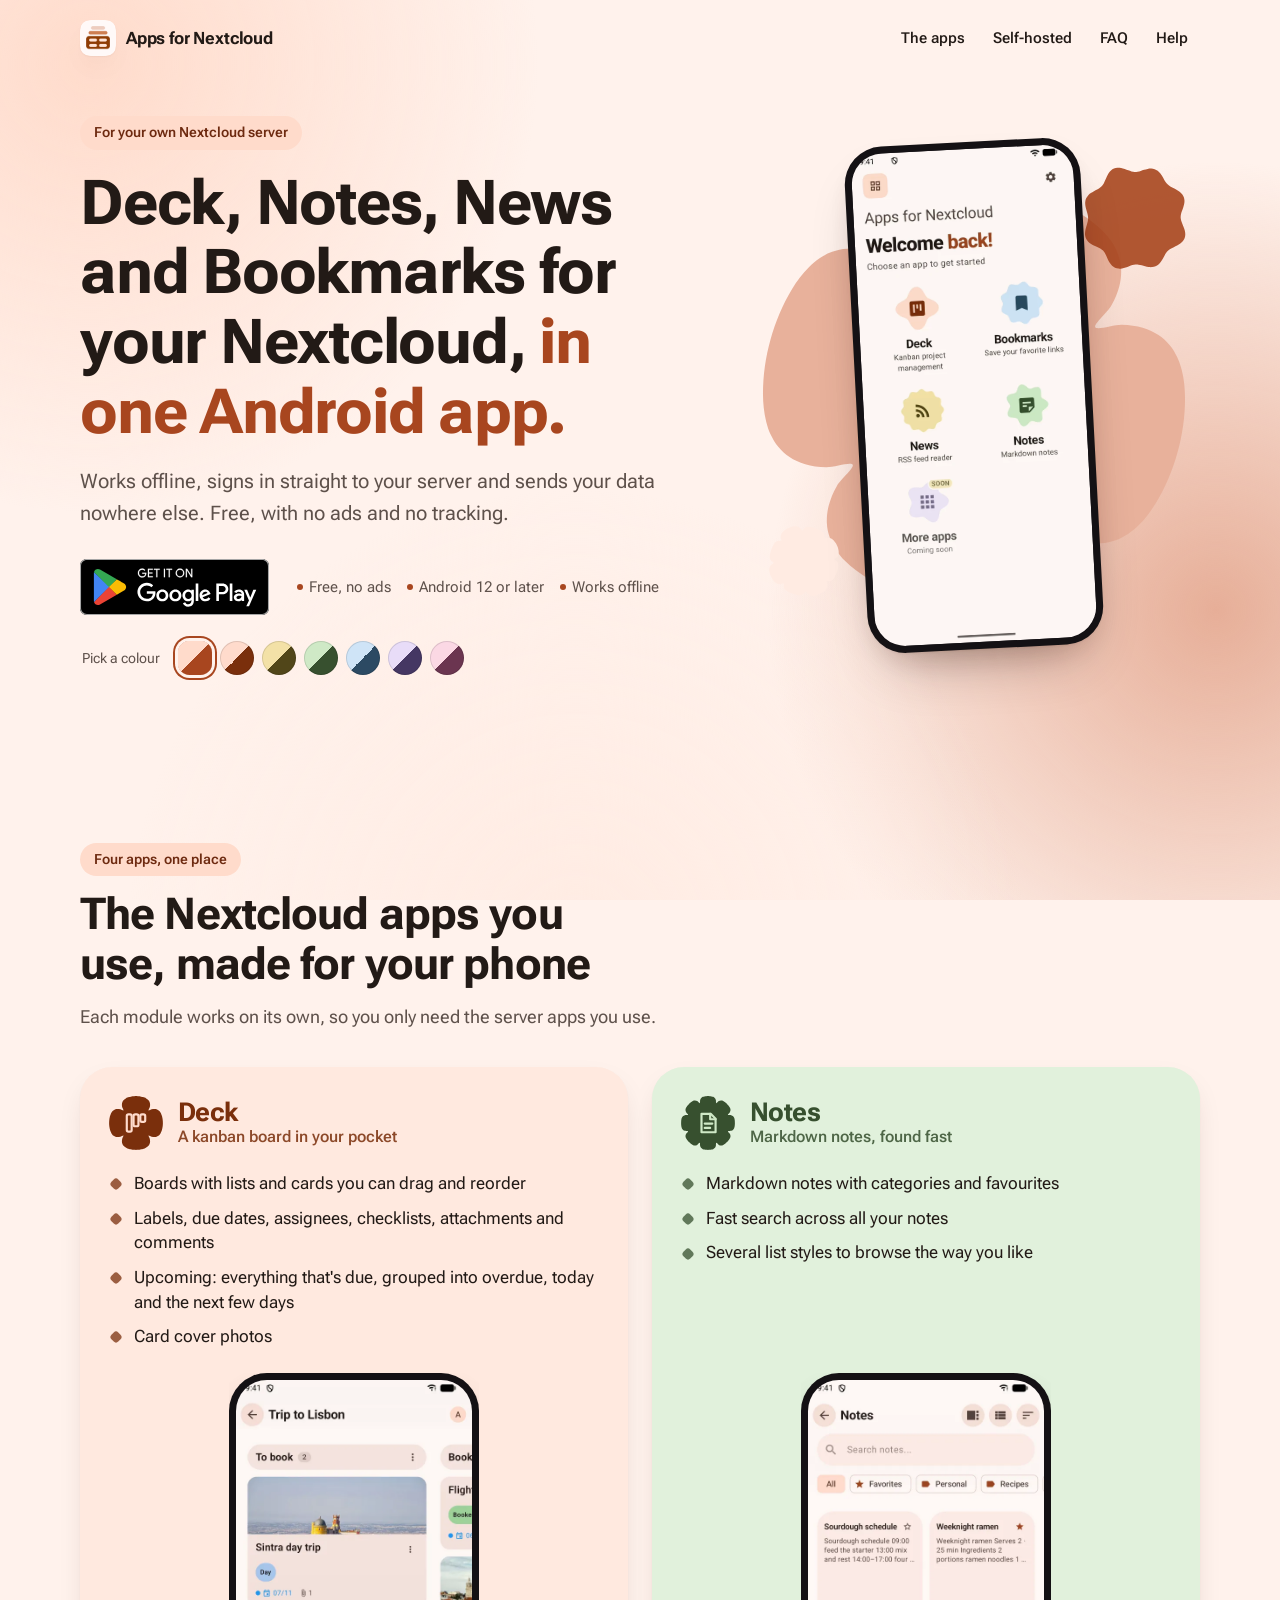
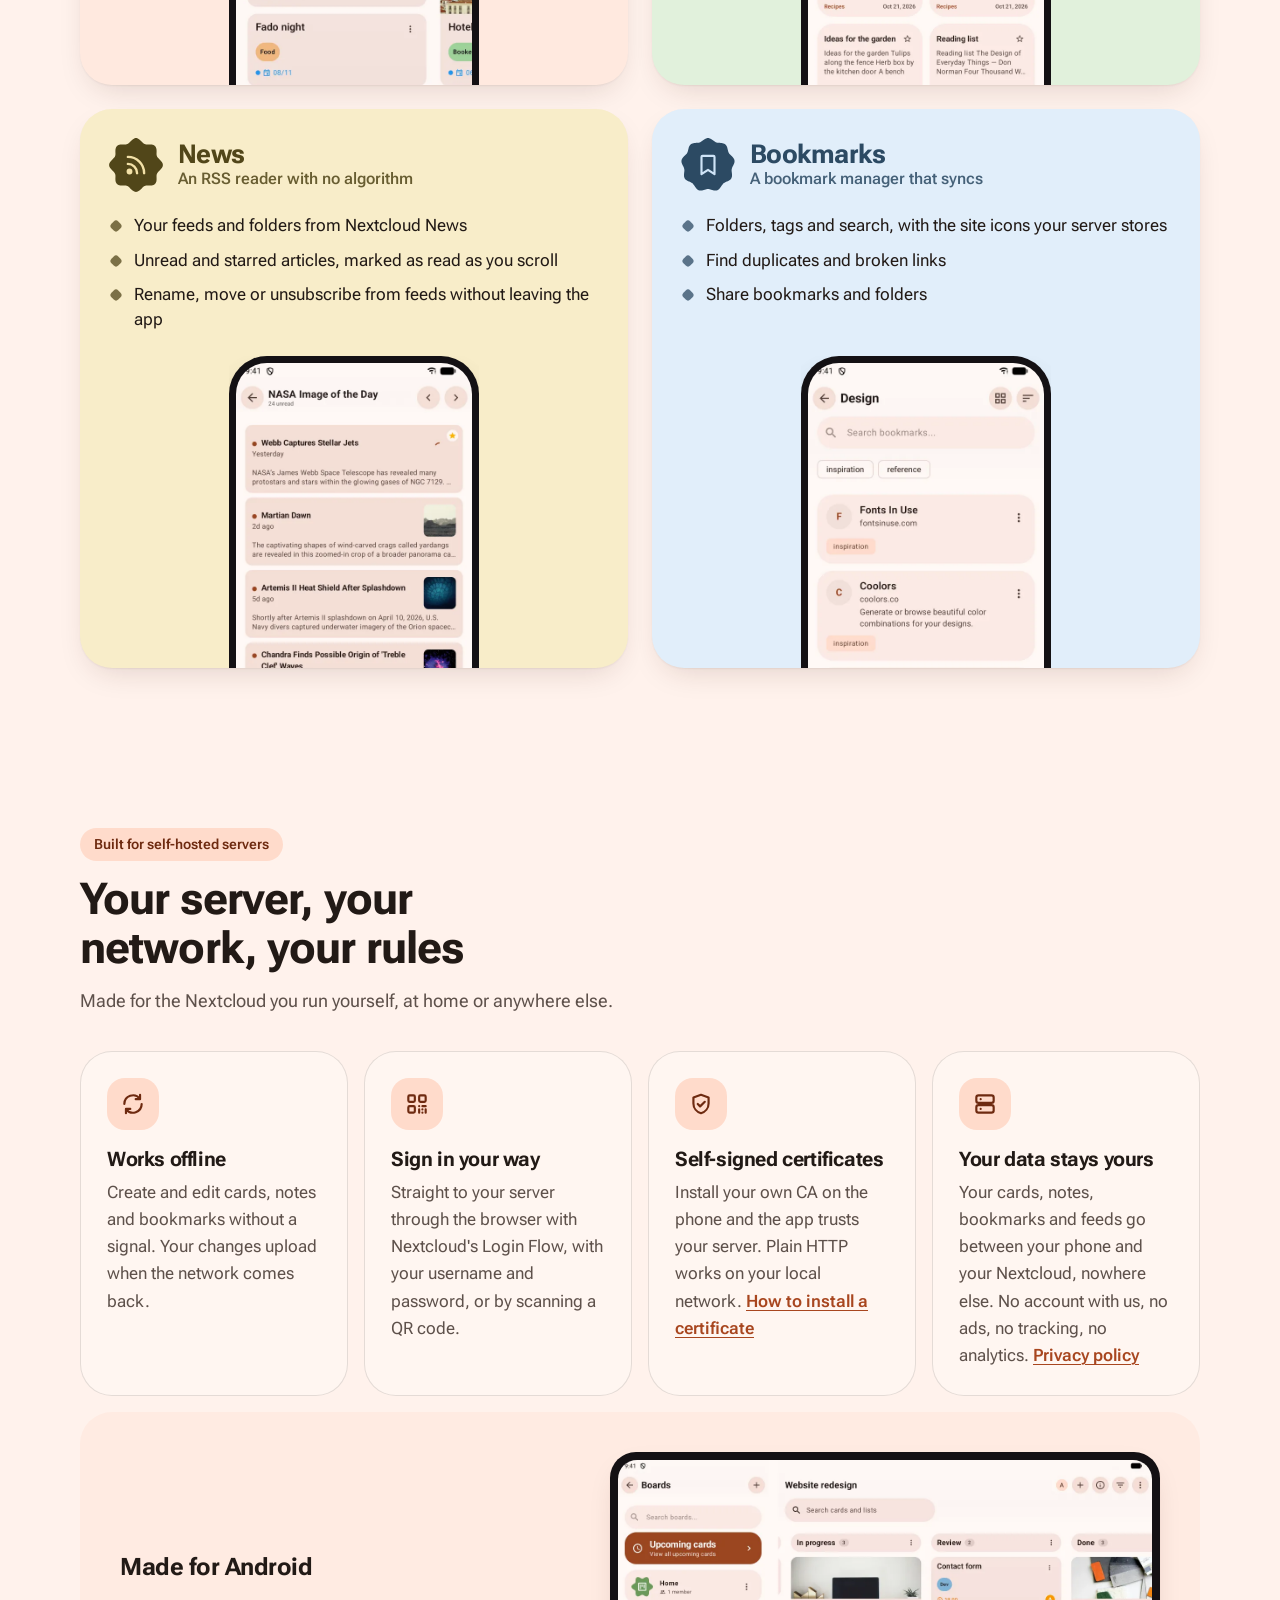
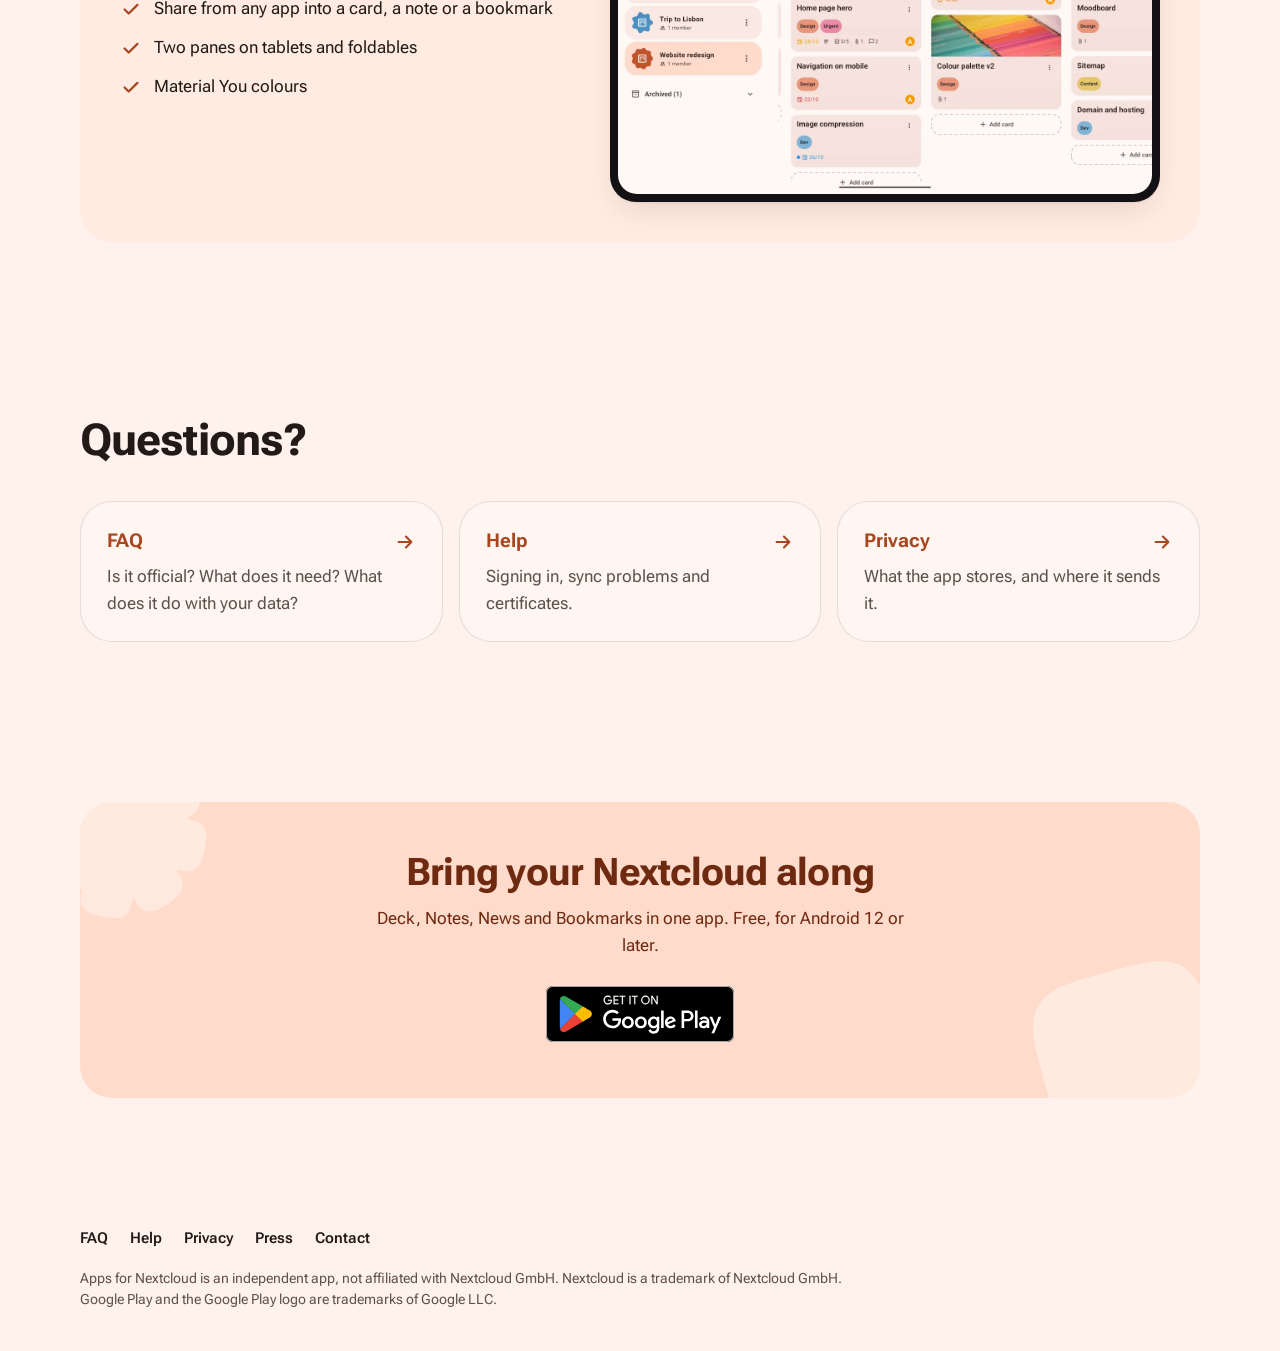
<file: index.html>
<!DOCTYPE html>
<html lang="en">
<head>
<meta charset="utf-8">
<meta name="viewport" content="width=device-width, initial-scale=1">
<!-- site-head:start (generated by tools/build.py from site.json; edit there) -->
<title>Apps for Nextcloud: Deck, Notes, News and Bookmarks on Android</title>
<meta name="description" content="Deck, Notes, News and Bookmarks for your Nextcloud, in one Android app. Works offline, and your data goes only to your server. Free, no ads, no tracking.">
<link rel="canonical" href="https://nextcloudapps.desarrollodroide.es/">
<meta property="og:type" content="website">
<meta property="og:site_name" content="Apps for Nextcloud">
<meta property="og:title" content="Apps for Nextcloud">
<meta property="og:description" content="Deck, Notes, News and Bookmarks for your Nextcloud, in one Android app. Works offline, and your data goes only to your server. Free, no ads, no tracking.">
<meta property="og:url" content="https://nextcloudapps.desarrollodroide.es/">
<meta property="og:image" content="https://nextcloudapps.desarrollodroide.es/assets/img/og.jpg">
<meta property="og:image:width" content="1024">
<meta property="og:image:height" content="500">
<meta property="og:image:alt" content="Apps for Nextcloud: Deck, Notes, News and Bookmarks, native and offline.">
<meta property="og:locale" content="en_US">
<meta name="twitter:card" content="summary_large_image">
<meta name="twitter:title" content="Apps for Nextcloud">
<meta name="twitter:description" content="Deck, Notes, News and Bookmarks for your Nextcloud, in one Android app. Works offline, and your data goes only to your server. Free, no ads, no tracking.">
<meta name="twitter:image" content="https://nextcloudapps.desarrollodroide.es/assets/img/og.jpg">
<meta name="twitter:image:alt" content="Apps for Nextcloud: Deck, Notes, News and Bookmarks, native and offline.">
<script type="application/ld+json">
{
  "@context": "https://schema.org",
  "@type": "SoftwareApplication",
  "name": "Apps for Nextcloud",
  "description": "Deck, Notes, News and Bookmarks for your Nextcloud, in one Android app. Works offline, and your data goes only to your server. Free, no ads, no tracking.",
  "url": "https://nextcloudapps.desarrollodroide.es/",
  "image": "https://nextcloudapps.desarrollodroide.es/assets/img/og.jpg",
  "screenshot": [
    "https://nextcloudapps.desarrollodroide.es/assets/img/deck.webp",
    "https://nextcloudapps.desarrollodroide.es/assets/img/notes.webp",
    "https://nextcloudapps.desarrollodroide.es/assets/img/news.webp",
    "https://nextcloudapps.desarrollodroide.es/assets/img/bookmarks.webp",
    "https://nextcloudapps.desarrollodroide.es/assets/img/tablet.webp"
  ],
  "operatingSystem": "Android",
  "softwareRequirements": "Android 12 or later",
  "applicationCategory": "ProductivityApplication",
  "installUrl": "https://play.google.com/store/apps/details?id=com.desarrollodroide.nextcloudapps",
  "downloadUrl": "https://play.google.com/store/apps/details?id=com.desarrollodroide.nextcloudapps",
  "isAccessibleForFree": true,
  "offers": {
    "@type": "Offer",
    "price": 0,
    "priceCurrency": "EUR"
  }
}
</script>
<!-- site-head:end -->
<meta name="theme-color" content="#FFF1EA" media="(prefers-color-scheme: light)">
<meta name="theme-color" content="#1B1311" media="(prefers-color-scheme: dark)">
<link rel="icon" type="image/png" sizes="32x32" href="assets/img/favicon-32.png">
<link rel="icon" type="image/png" sizes="192x192" href="assets/img/icon-192.png">
<link rel="apple-touch-icon" href="assets/img/apple-touch-icon.png">
<link rel="preload" href="assets/fonts/roboto-flex-latin-wght-normal.woff2" as="font" type="font/woff2" crossorigin>
<link rel="stylesheet" href="assets/site.css">
<script>document.documentElement.classList.add("js");try{var a=localStorage.getItem("afn-accent");if(/^(coral|gold|sage|sky|lilac|rose)$/.test(a))document.documentElement.dataset.accent=a}catch(e){}</script>
<script src="assets/site.js" defer></script>
</head>
<body>
<a class="skip" href="#main">Skip to content</a>

<div class="blobs" aria-hidden="true"><div class="blob blob-1"></div><div class="blob blob-2"></div><div class="blob blob-3"></div></div>

<svg width="0" height="0" style="position:absolute" aria-hidden="true">
  <defs>
    <symbol id="i-deck" viewBox="0 0 24 24" fill="none" stroke="currentColor" stroke-width="2" stroke-linecap="round" stroke-linejoin="round"><rect x="3.5" y="4" width="4.5" height="16" rx="1.5"/><rect x="9.75" y="4" width="4.5" height="11" rx="1.5"/><rect x="16" y="4" width="4.5" height="7" rx="1.5"/></symbol>
    <symbol id="i-notes" viewBox="0 0 24 24" fill="none" stroke="currentColor" stroke-width="2" stroke-linecap="round" stroke-linejoin="round"><path d="M6 3.5h8.5L19 8v12.5H6z"/><path d="M14 3.5v5h5M9 12.5h7M9 16.5h5"/></symbol>
    <symbol id="i-news" viewBox="0 0 24 24" fill="none" stroke="currentColor" stroke-width="2.2" stroke-linecap="round" stroke-linejoin="round"><circle cx="6" cy="18" r="1.6" fill="currentColor"/><path d="M4.5 11a8.5 8.5 0 0 1 8.5 8.5M4.5 4.5a15 15 0 0 1 15 15"/></symbol>
    <symbol id="i-bookmarks" viewBox="0 0 24 24" fill="none" stroke="currentColor" stroke-width="2" stroke-linecap="round" stroke-linejoin="round"><path d="M7 3.5h10a1 1 0 0 1 1 1v16l-6-4-6 4v-16a1 1 0 0 1 1-1z"/></symbol>
    <symbol id="i-sync" viewBox="0 0 24 24" fill="none" stroke="currentColor" stroke-width="2" stroke-linecap="round" stroke-linejoin="round"><path d="M20 12a8 8 0 0 1-14.3 4.9M4 12a8 8 0 0 1 14.3-4.9"/><path d="M18.5 3.5v4h-4M5.5 20.5v-4h4"/></symbol>
    <symbol id="i-qr" viewBox="0 0 24 24" fill="none" stroke="currentColor" stroke-width="2" stroke-linecap="round" stroke-linejoin="round"><rect x="4" y="4" width="6" height="6" rx="1.2"/><rect x="14" y="4" width="6" height="6" rx="1.2"/><rect x="4" y="14" width="6" height="6" rx="1.2"/><path d="M14 14h.01M17 14h3M14 17v3M17 17h.01M20 17v3M17 20h.01"/></symbol>
    <symbol id="i-shield" viewBox="0 0 24 24" fill="none" stroke="currentColor" stroke-width="2" stroke-linecap="round" stroke-linejoin="round"><path d="M12 3.5 19 6v5.5c0 4.4-3 7.9-7 9-4-1.1-7-4.6-7-9V6z"/><path d="m9 12 2.2 2.2L15.5 10"/></symbol>
    <symbol id="i-server" viewBox="0 0 24 24" fill="none" stroke="currentColor" stroke-width="2" stroke-linecap="round" stroke-linejoin="round"><rect x="4" y="4" width="16" height="7" rx="2"/><rect x="4" y="13" width="16" height="7" rx="2"/><path d="M8 7.5h.01M8 16.5h.01"/></symbol>
    <symbol id="i-check" viewBox="0 0 24 24" fill="none" stroke="currentColor" stroke-width="2.4" stroke-linecap="round" stroke-linejoin="round"><path d="m5 12.5 4.5 4.5L19 7.5"/></symbol>
    <symbol id="i-arrow" viewBox="0 0 24 24" fill="none" stroke="currentColor" stroke-width="2.2" stroke-linecap="round" stroke-linejoin="round"><path d="M5 12h14M13 6l6 6-6 6"/></symbol>
  </defs>
</svg>

<header class="site-header">
  <div class="wrap">
    <a class="brand" href="./"><img src="assets/img/icon-96.png" width="36" height="36" alt=""><span>Apps for Nextcloud</span></a>
    <nav class="site-nav" aria-label="Main">
      <a class="wide" href="#apps">The apps</a>
      <a class="wide" href="#self-hosted">Self-hosted</a>
      <a href="faq/">FAQ</a>
      <a href="help/">Help</a>
    </nav>
  </div>
</header>

<main id="main">
  <section class="hero" aria-labelledby="hero-title">
    <div class="wrap">
      <div>
        <span class="chip">For your own Nextcloud server</span>
        <h1 id="hero-title">Deck, Notes, News and Bookmarks for your Nextcloud, <em>in one Android app.</em></h1>
        <p class="lede">Works offline, signs in straight to your server and sends your data nowhere else. Free, with no ads and no tracking.</p>
        <div class="hero-cta">
          <a class="play-badge" href="https://play.google.com/store/apps/details?id=com.desarrollodroide.nextcloudapps"><img src="assets/img/google-play-badge.svg" width="190" height="56" alt="Get it on Google Play"></a>
          <ul class="hero-facts">
            <li>Free, no ads</li>
            <li>Android 12 or later</li>
            <li>Works offline</li>
          </ul>
        </div>
        <fieldset class="picker" data-picker hidden>
          <legend>Pick a colour</legend>
          <div class="swatches">
            <label class="swatch" title="Terracotta" style="--sw-l:#FFDBCB;--sw-d:#A8461F"><input type="radio" name="accent" value="terracotta"><span></span><span class="sr-only">Terracotta</span></label>
            <label class="swatch" title="Coral" style="--sw-l:#FFDBCC;--sw-d:#7A2F0C"><input type="radio" name="accent" value="coral"><span></span><span class="sr-only">Coral</span></label>
            <label class="swatch" title="Gold" style="--sw-l:#F3E1A7;--sw-d:#514619"><input type="radio" name="accent" value="gold"><span></span><span class="sr-only">Gold</span></label>
            <label class="swatch" title="Sage" style="--sw-l:#CFE9C6;--sw-d:#37502F"><input type="radio" name="accent" value="sage"><span></span><span class="sr-only">Sage</span></label>
            <label class="swatch" title="Sky" style="--sw-l:#CFE4F7;--sw-d:#2C4A63"><input type="radio" name="accent" value="sky"><span></span><span class="sr-only">Sky</span></label>
            <label class="swatch" title="Lilac" style="--sw-l:#E8DCF8;--sw-d:#453763"><input type="radio" name="accent" value="lilac"><span></span><span class="sr-only">Lilac</span></label>
            <label class="swatch" title="Rose" style="--sw-l:#FBD8E4;--sw-d:#6B3550"><input type="radio" name="accent" value="rose"><span></span><span class="sr-only">Rose</span></label>
          </div>
        </fieldset>
      </div>
      <div class="hero-art">
        <svg class="morph morph-a" viewBox="0 0 100 100" data-shapes="cookie,clover,sunny,flower,squircle,burst" data-spin="4" aria-hidden="true"><path fill="currentColor"/></svg>
        <svg class="morph morph-b" viewBox="0 0 100 100" data-shapes="sunny,pentagon,clover,cookie" data-spin="-10" aria-hidden="true"><path fill="currentColor"/></svg>
        <svg class="morph morph-c" viewBox="0 0 100 100" data-shapes="flower,squircle,burst,cookie" data-spin="8" aria-hidden="true"><path fill="currentColor"/></svg>
        <div class="phone"><img src="assets/img/home.webp" width="540" height="1200" alt="The app's home screen: Deck, Bookmarks, News and Notes, each one tap away."></div>
      </div>
    </div>
  </section>

  <section class="section" id="apps" aria-labelledby="apps-title">
    <div class="wrap">
      <div class="section-head reveal">
        <span class="chip">Four apps, one place</span>
        <h2 id="apps-title">The Nextcloud apps you use, made for your phone</h2>
        <p>Each module works on its own, so you only need the server apps you use.</p>
      </div>
      <div class="apps">
        <article class="app app--deck reveal" data-hover-host>
          <div class="copy">
            <div class="app-top">
              <div class="app-mark"><svg class="morph" viewBox="0 0 100 100" data-shapes="clover,squircle" data-mode="hover" aria-hidden="true"><path fill="currentColor"/></svg><svg class="glyph" aria-hidden="true"><use href="#i-deck"/></svg></div>
              <div><h3>Deck</h3><p class="tagline">A kanban board in your pocket</p></div>
            </div>
            <ul>
              <li>Boards with lists and cards you can drag and reorder</li>
              <li>Labels, due dates, assignees, checklists, attachments and comments</li>
              <li>Upcoming: everything that's due, grouped into overdue, today and the next few days</li>
              <li>Card cover photos</li>
            </ul>
          </div>
          <div class="shot"><div class="phone"><img src="assets/img/deck-trip.webp" width="540" height="1200" loading="lazy" alt="A Deck board named Trip to Lisbon: a To book list whose cards show cover photos, labels and due dates."></div></div>
        </article>

        <article class="app app--notes reveal" data-hover-host>
          <div class="copy">
            <div class="app-top">
              <div class="app-mark"><svg class="morph" viewBox="0 0 100 100" data-shapes="flower,squircle" data-mode="hover" aria-hidden="true"><path fill="currentColor"/></svg><svg class="glyph" aria-hidden="true"><use href="#i-notes"/></svg></div>
              <div><h3>Notes</h3><p class="tagline">Markdown notes, found fast</p></div>
            </div>
            <ul>
              <li>Markdown notes with categories and favourites</li>
              <li>Fast search across all your notes</li>
              <li>Several list styles to browse the way you like</li>
            </ul>
          </div>
          <div class="shot"><div class="phone"><img src="assets/img/notes.webp" width="540" height="1200" loading="lazy" alt="The Notes list as a two-column grid, with a search field, category filters and note previews."></div></div>
        </article>

        <article class="app app--news reveal" data-hover-host>
          <div class="copy">
            <div class="app-top">
              <div class="app-mark"><svg class="morph" viewBox="0 0 100 100" data-shapes="sunny,burst" data-mode="hover" aria-hidden="true"><path fill="currentColor"/></svg><svg class="glyph" aria-hidden="true"><use href="#i-news"/></svg></div>
              <div><h3>News</h3><p class="tagline">An RSS reader with no algorithm</p></div>
            </div>
            <ul>
              <li>Your feeds and folders from Nextcloud News</li>
              <li>Unread and starred articles, marked as read as you scroll</li>
              <li>Rename, move or unsubscribe from feeds without leaving the app</li>
            </ul>
          </div>
          <div class="shot"><div class="phone"><img src="assets/img/news.webp" width="540" height="1200" loading="lazy" alt="A feed's article list in News: titles, excerpts and thumbnails, with filters at the bottom."></div></div>
        </article>

        <article class="app app--bookmarks reveal" data-hover-host>
          <div class="copy">
            <div class="app-top">
              <div class="app-mark"><svg class="morph" viewBox="0 0 100 100" data-shapes="cookie,clover" data-mode="hover" aria-hidden="true"><path fill="currentColor"/></svg><svg class="glyph" aria-hidden="true"><use href="#i-bookmarks"/></svg></div>
              <div><h3>Bookmarks</h3><p class="tagline">A bookmark manager that syncs</p></div>
            </div>
            <ul>
              <li>Folders, tags and search, with the site icons your server stores</li>
              <li>Find duplicates and broken links</li>
              <li>Share bookmarks and folders</li>
            </ul>
          </div>
          <div class="shot"><div class="phone"><img src="assets/img/bookmarks.webp" width="540" height="1200" loading="lazy" alt="A Bookmarks folder named Design: a search field, tag filters and bookmarks with their title, address and tags."></div></div>
        </article>
      </div>
    </div>
  </section>

  <section class="section" id="self-hosted" aria-labelledby="self-title">
    <div class="wrap">
      <div class="section-head reveal">
        <span class="chip">Built for self-hosted servers</span>
        <h2 id="self-title">Your server, your network, your rules</h2>
        <p>Made for the Nextcloud you run yourself, at home or anywhere else.</p>
      </div>
      <div class="features">
        <div class="feature reveal">
          <div class="icon"><svg aria-hidden="true"><use href="#i-sync"/></svg></div>
          <h3>Works offline</h3>
          <p>Create and edit cards, notes and bookmarks without a signal. Your changes upload when the network comes back.</p>
        </div>
        <div class="feature reveal">
          <div class="icon"><svg aria-hidden="true"><use href="#i-qr"/></svg></div>
          <h3>Sign in your way</h3>
          <p>Straight to your server through the browser with Nextcloud's Login Flow, with your username and password, or by scanning a QR code.</p>
        </div>
        <div class="feature reveal">
          <div class="icon"><svg aria-hidden="true"><use href="#i-shield"/></svg></div>
          <h3>Self-signed certificates</h3>
          <p>Install your own CA on the phone and the app trusts your server. Plain HTTP works on your local network. <a href="help/#certificates">How to install a certificate</a></p>
        </div>
        <div class="feature reveal">
          <div class="icon"><svg aria-hidden="true"><use href="#i-server"/></svg></div>
          <h3>Your data stays yours</h3>
          <p>Your cards, notes, bookmarks and feeds go between your phone and your Nextcloud, nowhere else. No account with us, no ads, no tracking, no analytics. <a href="privacy/">Privacy policy</a></p>
        </div>
      </div>

      <div class="android reveal">
        <div>
          <h3>Made for Android</h3>
          <ul>
            <li><svg aria-hidden="true"><use href="#i-check"/></svg><span>Share from any app into a card, a note or a bookmark</span></li>
            <li><svg aria-hidden="true"><use href="#i-check"/></svg><span>Two panes on tablets and foldables</span></li>
            <li><svg aria-hidden="true"><use href="#i-check"/></svg><span>Material You colours</span></li>
          </ul>
        </div>
        <div class="tablet"><img src="assets/img/tablet.webp" width="1280" height="800" loading="lazy" alt="The app on a tablet: Deck boards listed on the left, an open board on the right."></div>
      </div>
    </div>
  </section>

  <section class="section" aria-labelledby="more-title">
    <div class="wrap">
      <div class="section-head reveal">
        <h2 id="more-title">Questions?</h2>
      </div>
      <div class="links">
        <a class="link-card reveal" href="faq/"><strong>FAQ <svg width="22" height="22" aria-hidden="true"><use href="#i-arrow"/></svg></strong><span>Is it official? What does it need? What does it do with your data?</span></a>
        <a class="link-card reveal" href="help/"><strong>Help <svg width="22" height="22" aria-hidden="true"><use href="#i-arrow"/></svg></strong><span>Signing in, sync problems and certificates.</span></a>
        <a class="link-card reveal" href="privacy/"><strong>Privacy <svg width="22" height="22" aria-hidden="true"><use href="#i-arrow"/></svg></strong><span>What the app stores, and where it sends it.</span></a>
      </div>
    </div>
  </section>

  <section class="section" aria-labelledby="get-title">
    <div class="wrap">
      <div class="closing reveal">
        <svg class="morph morph-d" viewBox="0 0 100 100" data-shapes="flower,cookie,clover" data-spin="6" aria-hidden="true"><path fill="currentColor"/></svg>
        <svg class="morph morph-e" viewBox="0 0 100 100" data-shapes="burst,squircle,sunny" data-spin="-5" aria-hidden="true"><path fill="currentColor"/></svg>
        <h2 id="get-title">Bring your Nextcloud along</h2>
        <p>Deck, Notes, News and Bookmarks in one app. Free, for Android 12 or later.</p>
        <a class="play-badge" href="https://play.google.com/store/apps/details?id=com.desarrollodroide.nextcloudapps"><img src="assets/img/google-play-badge.svg" width="190" height="56" loading="lazy" alt="Get it on Google Play"></a>
      </div>
    </div>
  </section>
</main>

<footer class="site-footer">
  <div class="wrap">
    <nav aria-label="Footer">
      <a href="faq/">FAQ</a>
      <a href="help/">Help</a>
      <a href="privacy/">Privacy</a>
      <a href="press/">Press</a>
      <a href="mailto:nextcloudapps@desarrollodroide.es">Contact</a>
    </nav>
    <p class="legal">Apps for Nextcloud is an independent app, not affiliated with Nextcloud GmbH. Nextcloud is a trademark of Nextcloud GmbH. Google Play and the Google Play logo are trademarks of Google LLC.</p>
  </div>
</footer>
</body>
</html>
</file>
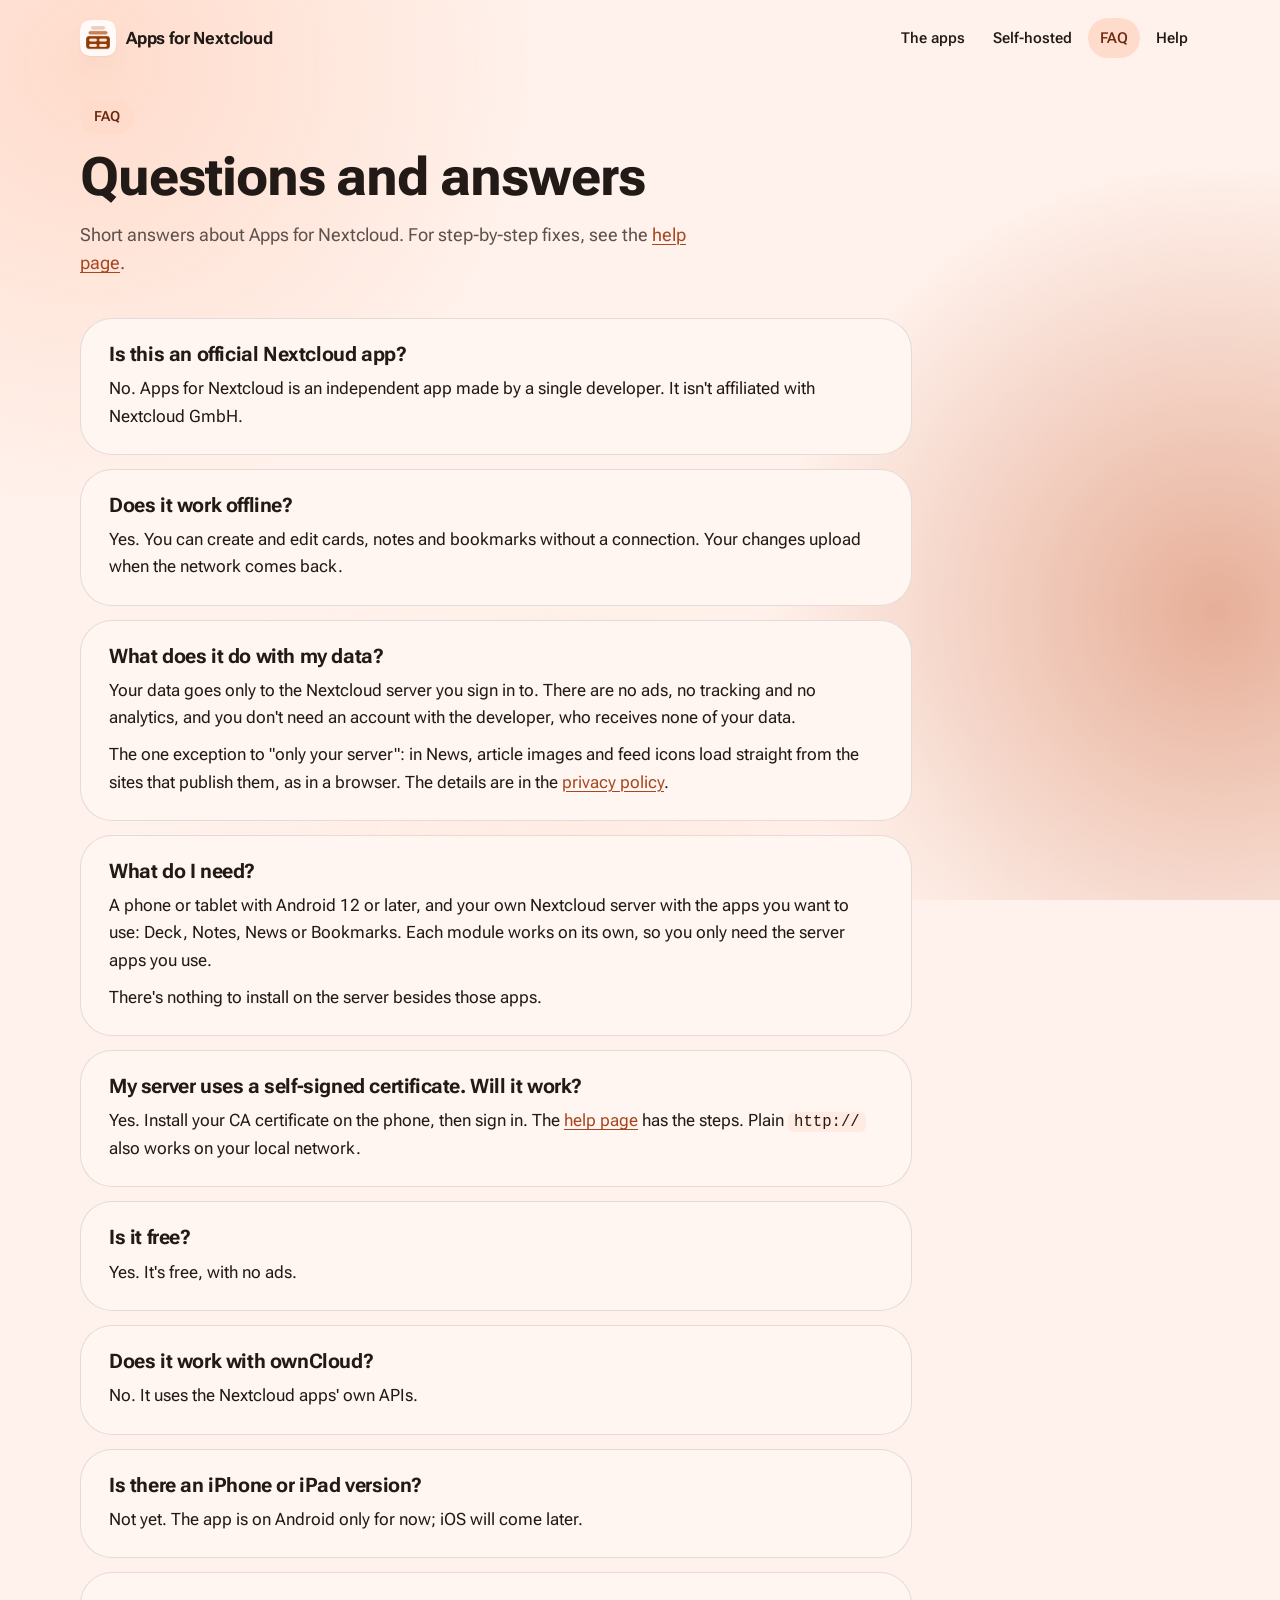
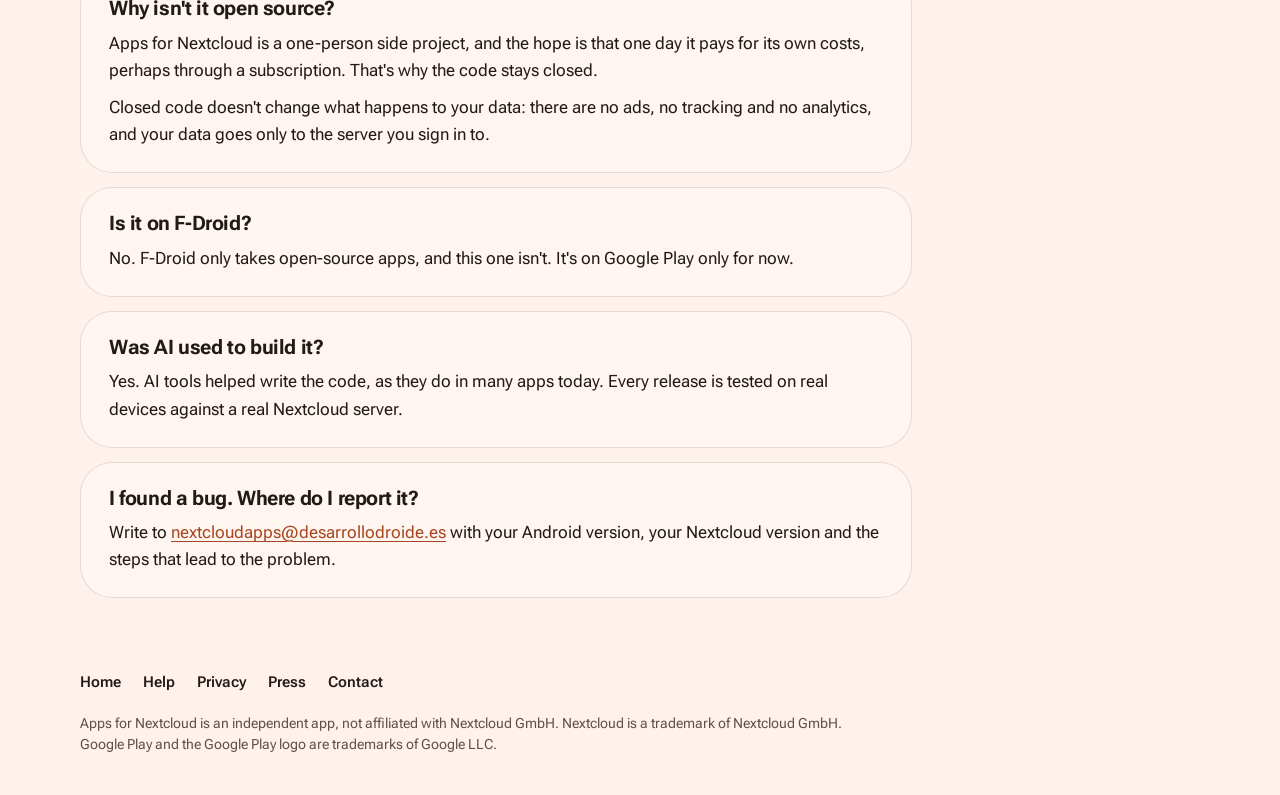
<file: faq/index.html>
<!DOCTYPE html>
<html lang="en">
<head>
<meta charset="utf-8">
<meta name="viewport" content="width=device-width, initial-scale=1">
<!-- site-head:start (generated by tools/build.py from site.json; edit there) -->
<title>FAQ · Apps for Nextcloud</title>
<meta name="description" content="Is Apps for Nextcloud official? Does it work offline? What does it need, and what does it do with your data? Short answers about the Android app.">
<link rel="canonical" href="https://nextcloudapps.desarrollodroide.es/faq/">
<meta property="og:type" content="website">
<meta property="og:site_name" content="Apps for Nextcloud">
<meta property="og:title" content="Apps for Nextcloud: questions and answers">
<meta property="og:description" content="Is Apps for Nextcloud official? Does it work offline? What does it need, and what does it do with your data? Short answers about the Android app.">
<meta property="og:url" content="https://nextcloudapps.desarrollodroide.es/faq/">
<meta property="og:image" content="https://nextcloudapps.desarrollodroide.es/assets/img/og.jpg">
<meta property="og:image:width" content="1024">
<meta property="og:image:height" content="500">
<meta property="og:image:alt" content="Apps for Nextcloud: Deck, Notes, News and Bookmarks, native and offline.">
<meta property="og:locale" content="en_US">
<meta name="twitter:card" content="summary_large_image">
<meta name="twitter:title" content="Apps for Nextcloud: questions and answers">
<meta name="twitter:description" content="Is Apps for Nextcloud official? Does it work offline? What does it need, and what does it do with your data? Short answers about the Android app.">
<meta name="twitter:image" content="https://nextcloudapps.desarrollodroide.es/assets/img/og.jpg">
<meta name="twitter:image:alt" content="Apps for Nextcloud: Deck, Notes, News and Bookmarks, native and offline.">
<!-- site-head:end -->
<meta name="theme-color" content="#FFF1EA" media="(prefers-color-scheme: light)">
<meta name="theme-color" content="#1B1311" media="(prefers-color-scheme: dark)">
<link rel="icon" type="image/png" sizes="32x32" href="../assets/img/favicon-32.png">
<link rel="icon" type="image/png" sizes="192x192" href="../assets/img/icon-192.png">
<link rel="apple-touch-icon" href="../assets/img/apple-touch-icon.png">
<link rel="preload" href="../assets/fonts/roboto-flex-latin-wght-normal.woff2" as="font" type="font/woff2" crossorigin>
<link rel="stylesheet" href="../assets/site.css">
<script>document.documentElement.classList.add("js");try{var a=localStorage.getItem("afn-accent");if(/^(coral|gold|sage|sky|lilac|rose)$/.test(a))document.documentElement.dataset.accent=a}catch(e){}</script>
<script src="../assets/site.js" defer></script>
</head>
<body>
<a class="skip" href="#main">Skip to content</a>

<div class="blobs" aria-hidden="true"><div class="blob blob-1"></div><div class="blob blob-2"></div><div class="blob blob-3"></div></div>

<header class="site-header">
  <div class="wrap">
    <a class="brand" href="../"><img src="../assets/img/icon-96.png" width="36" height="36" alt=""><span>Apps for Nextcloud</span></a>
    <nav class="site-nav" aria-label="Main">
      <a class="wide" href="../#apps">The apps</a>
      <a class="wide" href="../#self-hosted">Self-hosted</a>
      <a href="./" aria-current="page">FAQ</a>
      <a href="../help/">Help</a>
    </nav>
  </div>
</header>

<main id="main">
  <div class="wrap">
    <div class="page-head">
      <span class="chip">FAQ</span>
      <h1>Questions and answers</h1>
      <p>Short answers about Apps for Nextcloud. For step-by-step fixes, see the <a href="../help/">help page</a>.</p>
    </div>

    <div class="faq">
      <section class="qa" aria-labelledby="official">
        <h2 id="official">Is this an official Nextcloud app?</h2>
        <p>No. Apps for Nextcloud is an independent app made by a single developer. It isn't affiliated with Nextcloud GmbH.</p>
      </section>

      <section class="qa" aria-labelledby="offline">
        <h2 id="offline">Does it work offline?</h2>
        <p>Yes. You can create and edit cards, notes and bookmarks without a connection. Your changes upload when the network comes back.</p>
      </section>

      <section class="qa" aria-labelledby="privacy">
        <h2 id="privacy">What does it do with my data?</h2>
        <p>Your data goes only to the Nextcloud server you sign in to. There are no ads, no tracking and no analytics, and you don't need an account with the developer, who receives none of your data.</p>
        <p>The one exception to "only your server": in News, article images and feed icons load straight from the sites that publish them, as in a browser. The details are in the <a href="../privacy/">privacy policy</a>.</p>
      </section>

      <section class="qa" aria-labelledby="requirements">
        <h2 id="requirements">What do I need?</h2>
        <p>A phone or tablet with Android 12 or later, and your own Nextcloud server with the apps you want to use: Deck, Notes, News or Bookmarks. Each module works on its own, so you only need the server apps you use.</p>
        <p>There's nothing to install on the server besides those apps.</p>
      </section>

      <section class="qa" aria-labelledby="certificates">
        <h2 id="certificates">My server uses a self-signed certificate. Will it work?</h2>
        <p>Yes. Install your CA certificate on the phone, then sign in. The <a href="../help/#certificates">help page</a> has the steps. Plain <code>http://</code> also works on your local network.</p>
      </section>

      <section class="qa" aria-labelledby="free">
        <h2 id="free">Is it free?</h2>
        <p>Yes. It's free, with no ads.</p>
      </section>

      <section class="qa" aria-labelledby="owncloud">
        <h2 id="owncloud">Does it work with ownCloud?</h2>
        <p>No. It uses the Nextcloud apps' own APIs.</p>
      </section>

      <section class="qa" aria-labelledby="ios">
        <h2 id="ios">Is there an iPhone or iPad version?</h2>
        <p>Not yet. The app is on Android only for now; iOS will come later.</p>
      </section>

      <section class="qa" aria-labelledby="open-source">
        <h2 id="open-source">Why isn't it open source?</h2>
        <p>Apps for Nextcloud is a one-person side project, and the hope is that one day it pays for its own costs, perhaps through a subscription. That's why the code stays closed.</p>
        <p>Closed code doesn't change what happens to your data: there are no ads, no tracking and no analytics, and your data goes only to the server you sign in to.</p>
      </section>

      <section class="qa" aria-labelledby="f-droid">
        <h2 id="f-droid">Is it on F-Droid?</h2>
        <p>No. F-Droid only takes open-source apps, and this one isn't. It's on Google Play only for now.</p>
      </section>

      <section class="qa" aria-labelledby="ai">
        <h2 id="ai">Was AI used to build it?</h2>
        <p>Yes. AI tools helped write the code, as they do in many apps today. Every release is tested on real devices against a real Nextcloud server.</p>
      </section>

      <section class="qa" aria-labelledby="bugs">
        <h2 id="bugs">I found a bug. Where do I report it?</h2>
        <p>Write to <a href="mailto:nextcloudapps@desarrollodroide.es">nextcloudapps@desarrollodroide.es</a> with your Android version, your Nextcloud version and the steps that lead to the problem.</p>
      </section>
    </div>
  </div>
</main>

<footer class="site-footer">
  <div class="wrap">
    <nav aria-label="Footer">
      <a href="../">Home</a>
      <a href="../help/">Help</a>
      <a href="../privacy/">Privacy</a>
      <a href="../press/">Press</a>
      <a href="mailto:nextcloudapps@desarrollodroide.es">Contact</a>
    </nav>
    <p class="legal">Apps for Nextcloud is an independent app, not affiliated with Nextcloud GmbH. Nextcloud is a trademark of Nextcloud GmbH. Google Play and the Google Play logo are trademarks of Google LLC.</p>
  </div>
</footer>
</body>
</html>
</file>
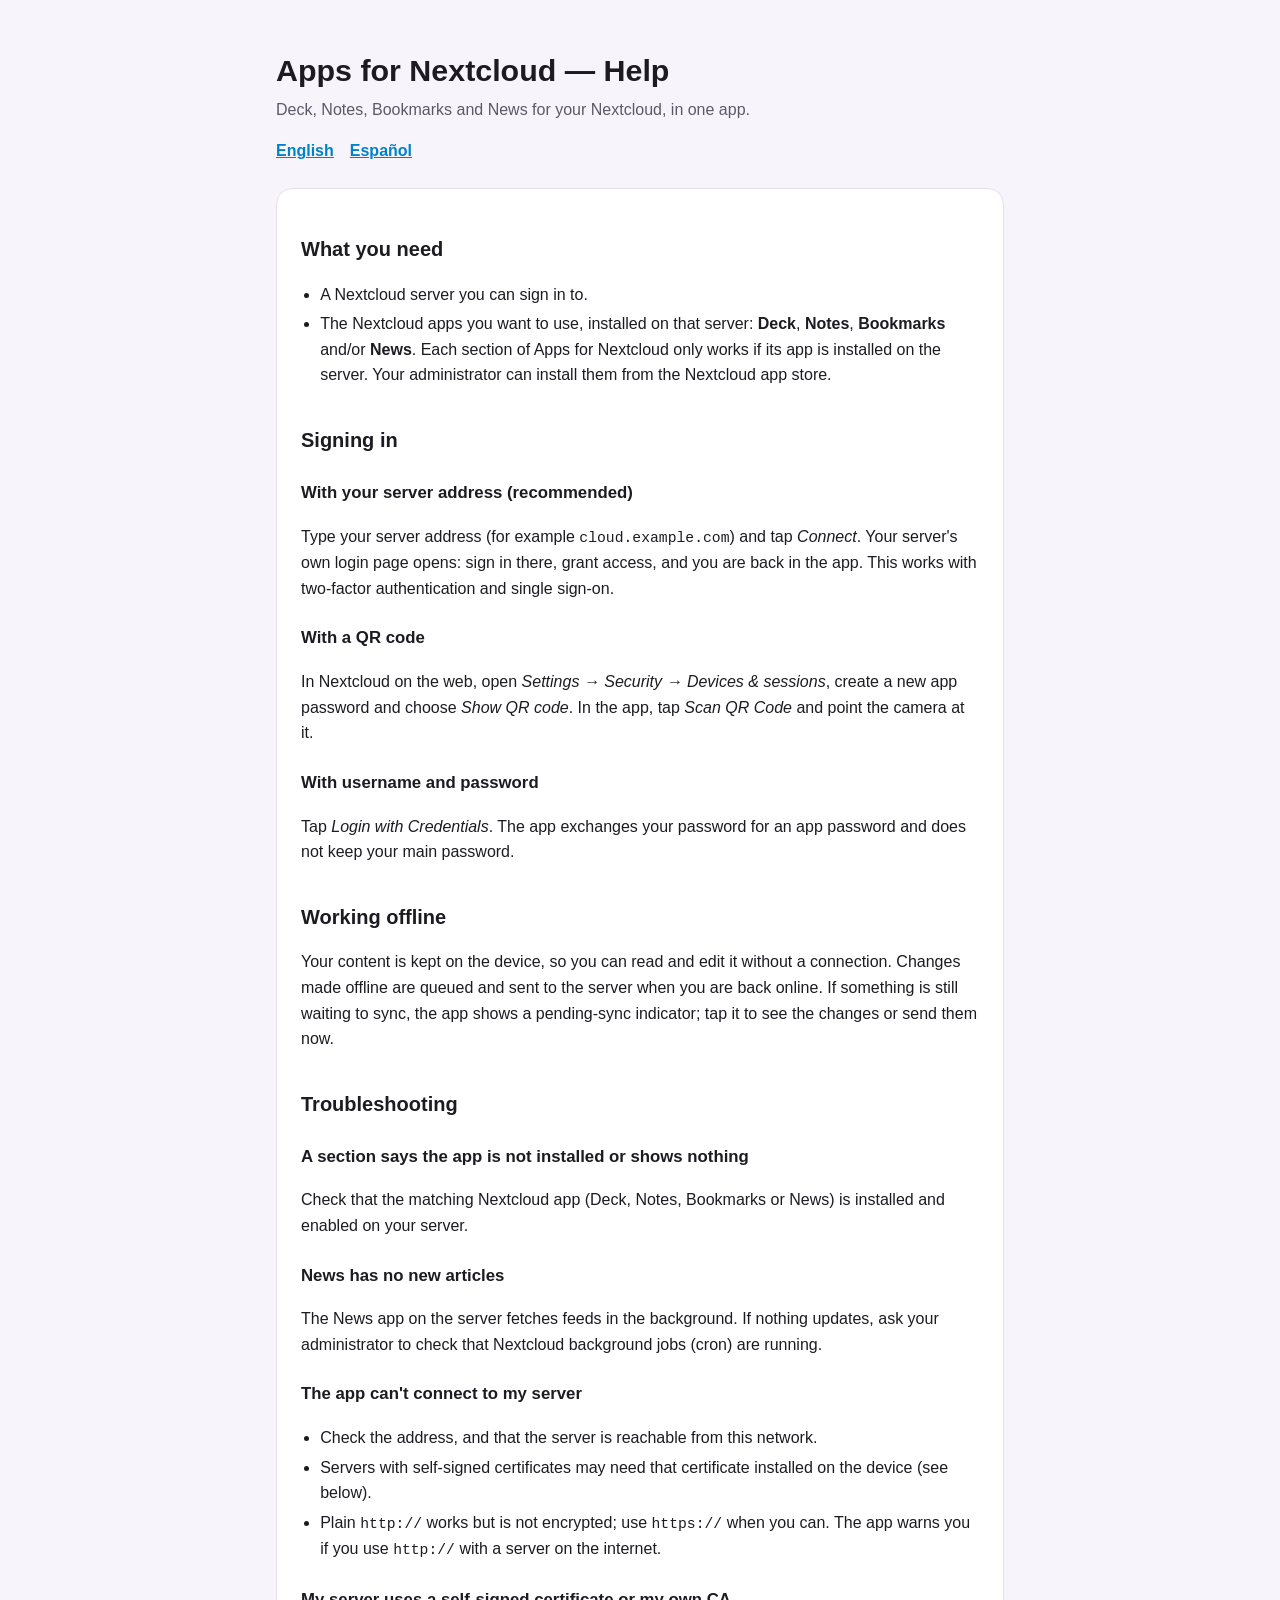
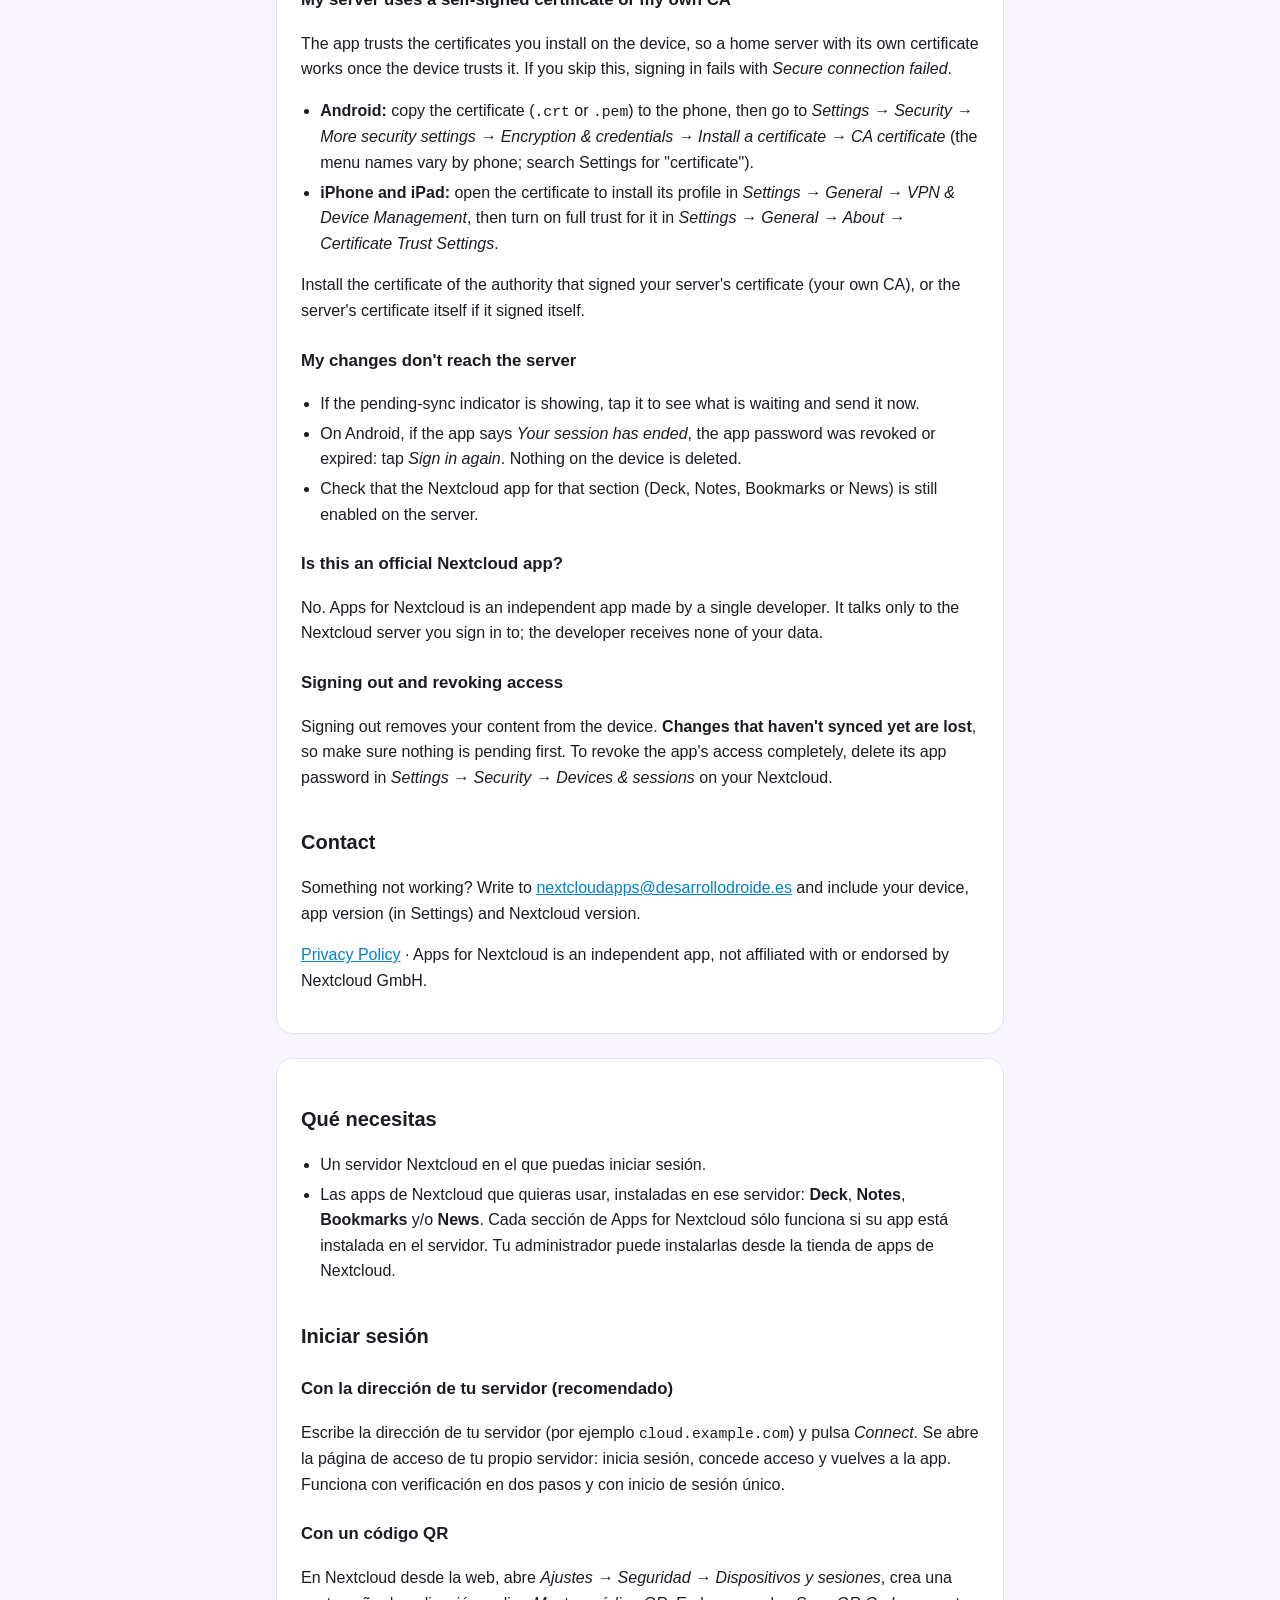
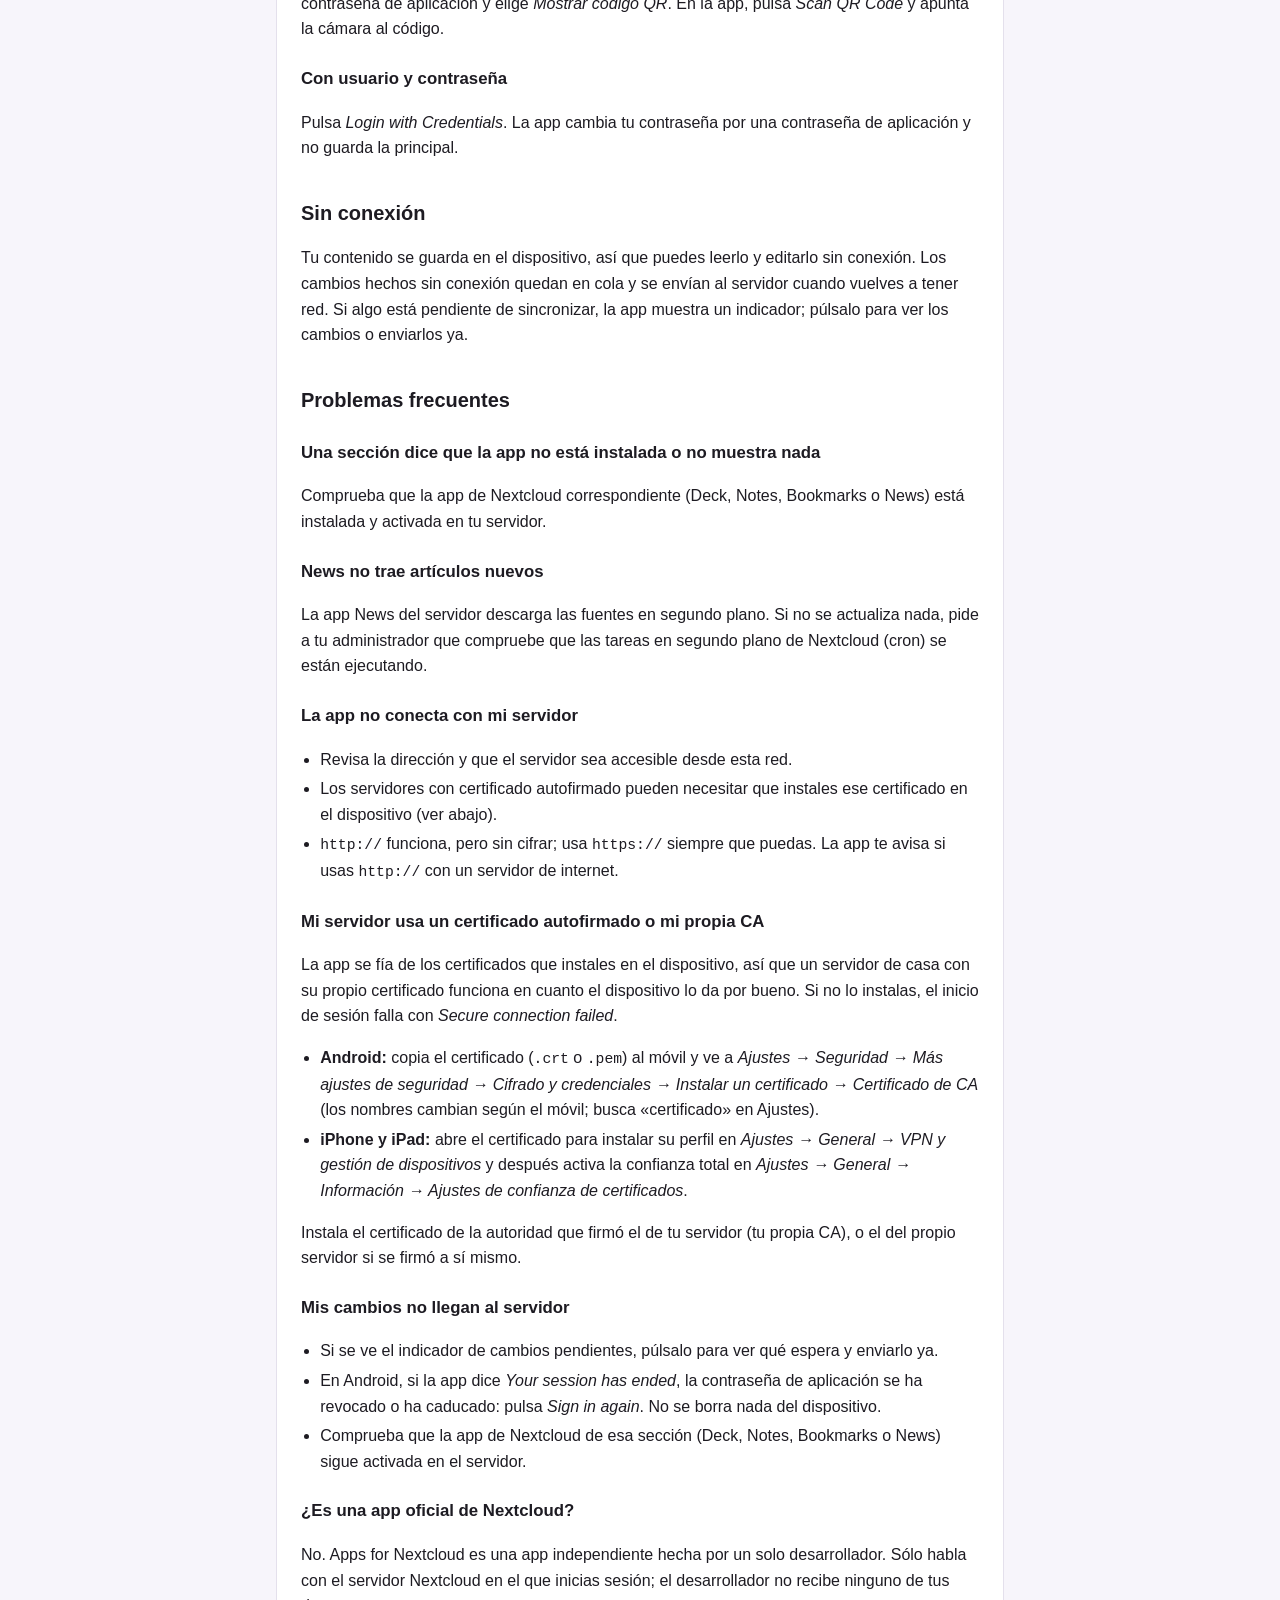
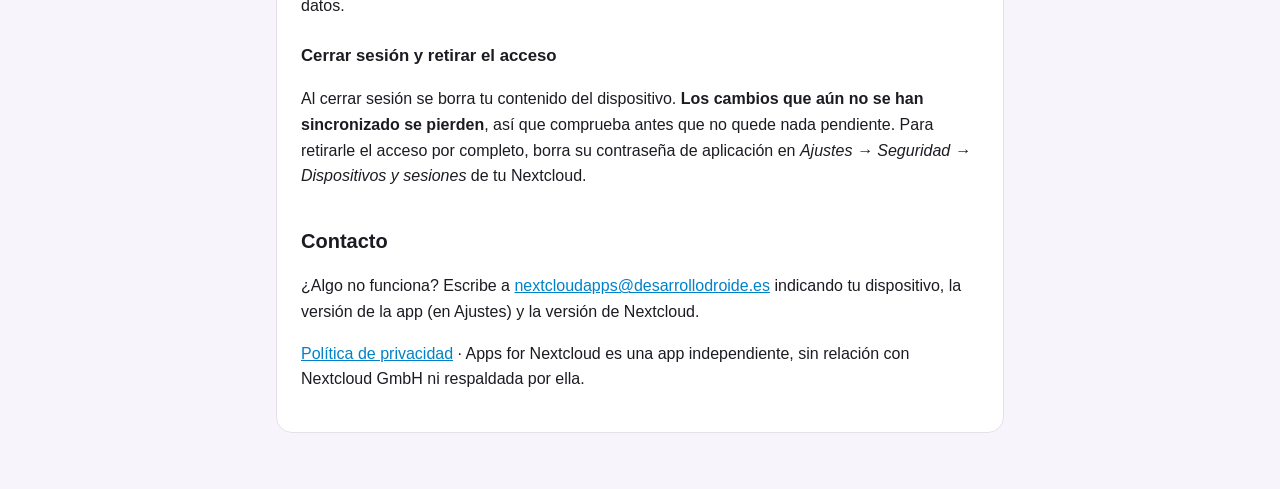
<file: help/index.html>
<!DOCTYPE html>
<html lang="en">
<head>
<meta charset="utf-8">
<meta name="viewport" content="width=device-width, initial-scale=1">
<title>Apps for Nextcloud · Help</title>
<meta name="description" content="Help for Apps for Nextcloud: sign in to your Nextcloud, work offline, fix sync problems and use servers with self-signed certificates. Deck, Notes, News and Bookmarks on Android.">
<link rel="stylesheet" href="../style.css">
</head>
<body>
<main>
<header>
  <h1>Apps for Nextcloud — Help</h1>
  <p>Deck, Notes, Bookmarks and News for your Nextcloud, in one app.</p>
  <nav class="langs"><a href="#en">English</a><a href="#es">Español</a></nav>
</header>

<section class="lang" id="en">
<h2>What you need</h2>
<ul>
  <li>A Nextcloud server you can sign in to.</li>
  <li>The Nextcloud apps you want to use, installed on that server: <strong>Deck</strong>,
    <strong>Notes</strong>, <strong>Bookmarks</strong> and/or <strong>News</strong>. Each section of
    Apps for Nextcloud only works if its app is installed on the server. Your administrator can install them from
    the Nextcloud app store.</li>
</ul>

<h2>Signing in</h2>
<h3>With your server address (recommended)</h3>
<p>Type your server address (for example <code>cloud.example.com</code>) and tap <em>Connect</em>. Your
server's own login page opens: sign in there, grant access, and you are back in the app. This works with
two-factor authentication and single sign-on.</p>
<h3>With a QR code</h3>
<p>In Nextcloud on the web, open <em>Settings → Security → Devices &amp; sessions</em>, create a new app
password and choose <em>Show QR code</em>. In the app, tap <em>Scan QR Code</em> and point the camera at it.</p>
<h3>With username and password</h3>
<p>Tap <em>Login with Credentials</em>. The app exchanges your password for an app password and does not keep
your main password.</p>

<h2>Working offline</h2>
<p>Your content is kept on the device, so you can read and edit it without a connection. Changes made offline
are queued and sent to the server when you are back online. If something is still waiting to sync, the app
shows a pending-sync indicator; tap it to see the changes or send them now.</p>

<h2>Troubleshooting</h2>
<h3>A section says the app is not installed or shows nothing</h3>
<p>Check that the matching Nextcloud app (Deck, Notes, Bookmarks or News) is installed and enabled on your
server.</p>
<h3>News has no new articles</h3>
<p>The News app on the server fetches feeds in the background. If nothing updates, ask your administrator to
check that Nextcloud background jobs (cron) are running.</p>
<h3>The app can't connect to my server</h3>
<ul>
  <li>Check the address, and that the server is reachable from this network.</li>
  <li>Servers with self-signed certificates may need that certificate installed on the device (see below).</li>
  <li>Plain <code>http://</code> works but is not encrypted; use <code>https://</code> when you can. The app
    warns you if you use <code>http://</code> with a server on the internet.</li>
</ul>
<h3 id="certificates">My server uses a self-signed certificate or my own CA</h3>
<p>The app trusts the certificates you install on the device, so a home server with its own certificate
works once the device trusts it. If you skip this, signing in fails with
<em>Secure connection failed</em>.</p>
<ul>
  <li><strong>Android:</strong> copy the certificate (<code>.crt</code> or <code>.pem</code>) to the phone, then go to
    <em>Settings → Security → More security settings → Encryption &amp; credentials → Install a certificate →
    CA certificate</em> (the menu names vary by phone; search Settings for "certificate").</li>
  <li><strong>iPhone and iPad:</strong> open the certificate to install its profile in
    <em>Settings → General → VPN &amp; Device Management</em>, then turn on full trust for it in
    <em>Settings → General → About → Certificate Trust Settings</em>.</li>
</ul>
<p>Install the certificate of the authority that signed your server's certificate (your own CA), or the
server's certificate itself if it signed itself.</p>
<h3 id="sync">My changes don't reach the server</h3>
<ul>
  <li>If the pending-sync indicator is showing, tap it to see what is waiting and send it now.</li>
  <li>On Android, if the app says <em>Your session has ended</em>, the app password was revoked or expired: tap
    <em>Sign in again</em>. Nothing on the device is deleted.</li>
  <li>Check that the Nextcloud app for that section (Deck, Notes, Bookmarks or News) is still enabled on
    the server.</li>
</ul>
<h3 id="official">Is this an official Nextcloud app?</h3>
<p>No. Apps for Nextcloud is an independent app made by a single developer. It talks only to the Nextcloud
server you sign in to; the developer receives none of your data.</p>
<h3>Signing out and revoking access</h3>
<p>Signing out removes your content from the device. <strong>Changes that haven't synced yet are lost</strong>,
so make sure nothing is pending first. To revoke the app's access completely, delete its app
password in <em>Settings → Security → Devices &amp; sessions</em> on your Nextcloud.</p>

<h2>Contact</h2>
<p>Something not working? Write to <a href="mailto:nextcloudapps@desarrollodroide.es">nextcloudapps@desarrollodroide.es</a>
and include your device, app version (in Settings) and Nextcloud version.</p>
<p><a href="../privacy/">Privacy Policy</a> · Apps for Nextcloud is an independent app, not affiliated with or
endorsed by Nextcloud GmbH.</p>
</section>

<section class="lang" id="es" lang="es">
<h2>Qué necesitas</h2>
<ul>
  <li>Un servidor Nextcloud en el que puedas iniciar sesión.</li>
  <li>Las apps de Nextcloud que quieras usar, instaladas en ese servidor: <strong>Deck</strong>,
    <strong>Notes</strong>, <strong>Bookmarks</strong> y/o <strong>News</strong>. Cada sección de Apps for Nextcloud
    sólo funciona si su app está instalada en el servidor. Tu administrador puede instalarlas desde la tienda
    de apps de Nextcloud.</li>
</ul>

<h2>Iniciar sesión</h2>
<h3>Con la dirección de tu servidor (recomendado)</h3>
<p>Escribe la dirección de tu servidor (por ejemplo <code>cloud.example.com</code>) y pulsa <em>Connect</em>.
Se abre la página de acceso de tu propio servidor: inicia sesión, concede acceso y vuelves a la app. Funciona
con verificación en dos pasos y con inicio de sesión único.</p>
<h3>Con un código QR</h3>
<p>En Nextcloud desde la web, abre <em>Ajustes → Seguridad → Dispositivos y sesiones</em>, crea una contraseña
de aplicación y elige <em>Mostrar código QR</em>. En la app, pulsa <em>Scan QR Code</em> y apunta la cámara al
código.</p>
<h3>Con usuario y contraseña</h3>
<p>Pulsa <em>Login with Credentials</em>. La app cambia tu contraseña por una contraseña de aplicación y no
guarda la principal.</p>

<h2>Sin conexión</h2>
<p>Tu contenido se guarda en el dispositivo, así que puedes leerlo y editarlo sin conexión. Los cambios hechos
sin conexión quedan en cola y se envían al servidor cuando vuelves a tener red. Si algo está pendiente de
sincronizar, la app muestra un indicador; púlsalo para ver los cambios o enviarlos ya.</p>

<h2>Problemas frecuentes</h2>
<h3>Una sección dice que la app no está instalada o no muestra nada</h3>
<p>Comprueba que la app de Nextcloud correspondiente (Deck, Notes, Bookmarks o News) está instalada y
activada en tu servidor.</p>
<h3>News no trae artículos nuevos</h3>
<p>La app News del servidor descarga las fuentes en segundo plano. Si no se actualiza nada, pide a tu
administrador que compruebe que las tareas en segundo plano de Nextcloud (cron) se están ejecutando.</p>
<h3>La app no conecta con mi servidor</h3>
<ul>
  <li>Revisa la dirección y que el servidor sea accesible desde esta red.</li>
  <li>Los servidores con certificado autofirmado pueden necesitar que instales ese certificado en el
    dispositivo (ver abajo).</li>
  <li><code>http://</code> funciona, pero sin cifrar; usa <code>https://</code> siempre que puedas. La app te
    avisa si usas <code>http://</code> con un servidor de internet.</li>
</ul>
<h3 id="certificados">Mi servidor usa un certificado autofirmado o mi propia CA</h3>
<p>La app se fía de los certificados que instales en el dispositivo, así que un servidor de casa con su propio
certificado funciona en cuanto el dispositivo lo da por bueno. Si no lo instalas, el inicio de sesión falla con
<em>Secure connection failed</em>.</p>
<ul>
  <li><strong>Android:</strong> copia el certificado (<code>.crt</code> o <code>.pem</code>) al móvil y ve a
    <em>Ajustes → Seguridad → Más ajustes de seguridad → Cifrado y credenciales → Instalar un certificado →
    Certificado de CA</em> (los nombres cambian según el móvil; busca «certificado» en Ajustes).</li>
  <li><strong>iPhone y iPad:</strong> abre el certificado para instalar su perfil en
    <em>Ajustes → General → VPN y gestión de dispositivos</em> y después activa la confianza total en
    <em>Ajustes → General → Información → Ajustes de confianza de certificados</em>.</li>
</ul>
<p>Instala el certificado de la autoridad que firmó el de tu servidor (tu propia CA), o el del propio
servidor si se firmó a sí mismo.</p>
<h3 id="sincronizar">Mis cambios no llegan al servidor</h3>
<ul>
  <li>Si se ve el indicador de cambios pendientes, púlsalo para ver qué espera y enviarlo ya.</li>
  <li>En Android, si la app dice <em>Your session has ended</em>, la contraseña de aplicación se ha revocado o ha
    caducado: pulsa <em>Sign in again</em>. No se borra nada del dispositivo.</li>
  <li>Comprueba que la app de Nextcloud de esa sección (Deck, Notes, Bookmarks o News) sigue activada en el
    servidor.</li>
</ul>
<h3 id="oficial">¿Es una app oficial de Nextcloud?</h3>
<p>No. Apps for Nextcloud es una app independiente hecha por un solo desarrollador. Sólo habla con el servidor
Nextcloud en el que inicias sesión; el desarrollador no recibe ninguno de tus datos.</p>
<h3>Cerrar sesión y retirar el acceso</h3>
<p>Al cerrar sesión se borra tu contenido del dispositivo. <strong>Los cambios que aún no se han sincronizado
se pierden</strong>, así que comprueba antes que no quede nada pendiente. Para retirarle el acceso por completo, borra su
contraseña de aplicación en <em>Ajustes → Seguridad → Dispositivos y sesiones</em> de tu Nextcloud.</p>

<h2>Contacto</h2>
<p>¿Algo no funciona? Escribe a <a href="mailto:nextcloudapps@desarrollodroide.es">nextcloudapps@desarrollodroide.es</a>
indicando tu dispositivo, la versión de la app (en Ajustes) y la versión de Nextcloud.</p>
<p><a href="../privacy/#es">Política de privacidad</a> · Apps for Nextcloud es una app independiente, sin relación
con Nextcloud GmbH ni respaldada por ella.</p>
</section>
</main>
</body>
</html>
</file>
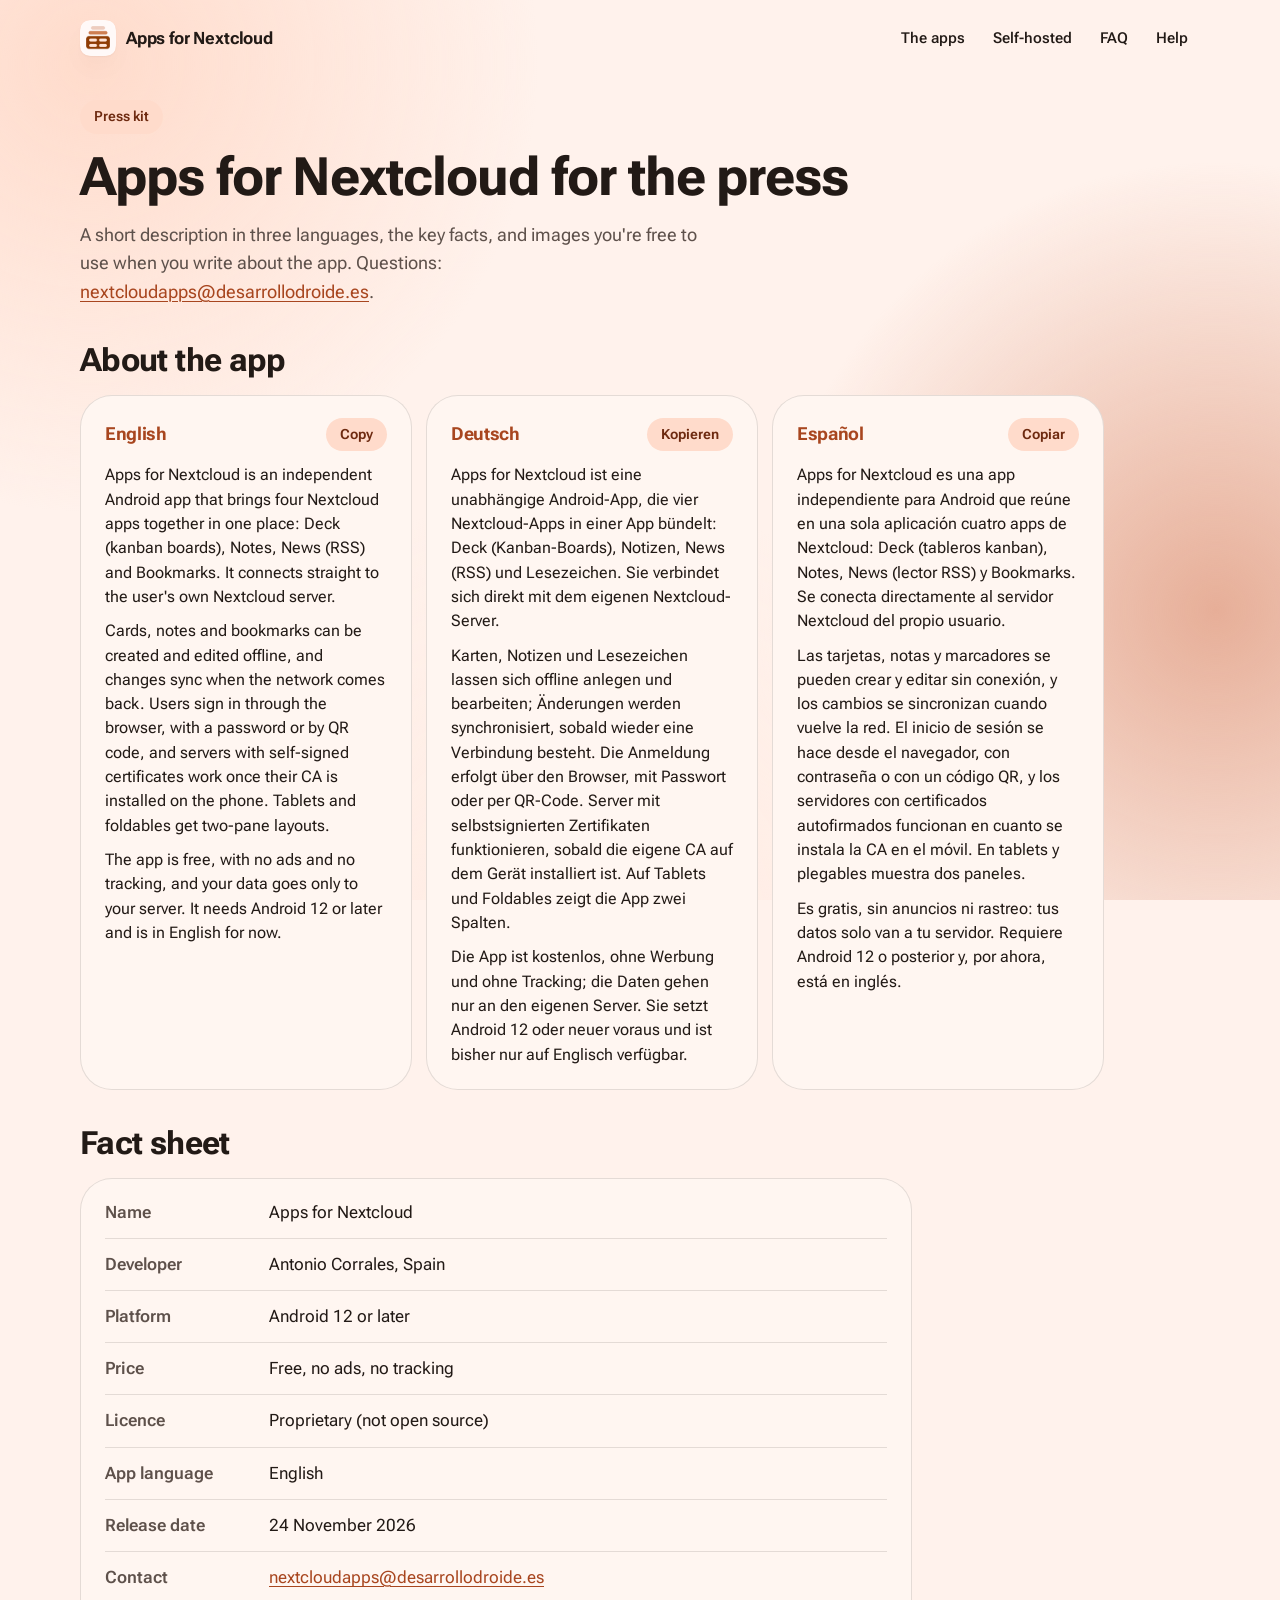
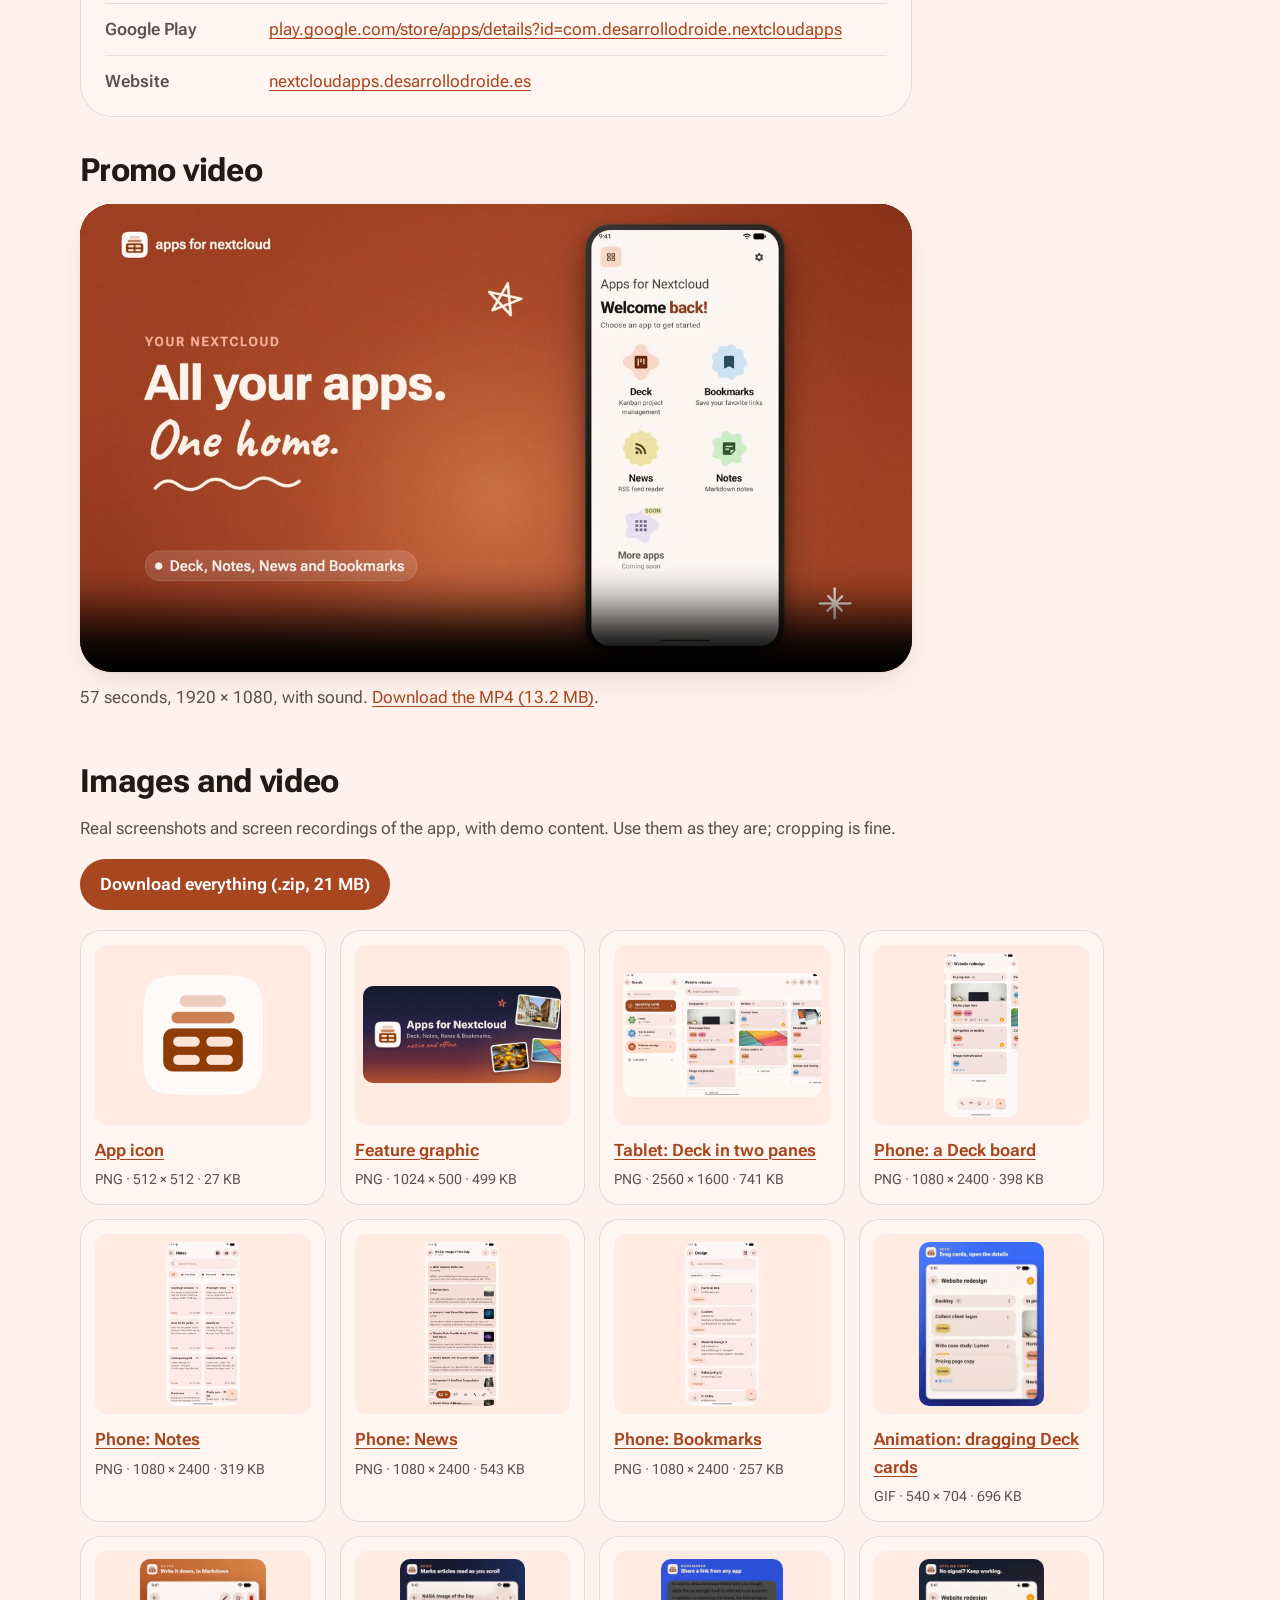
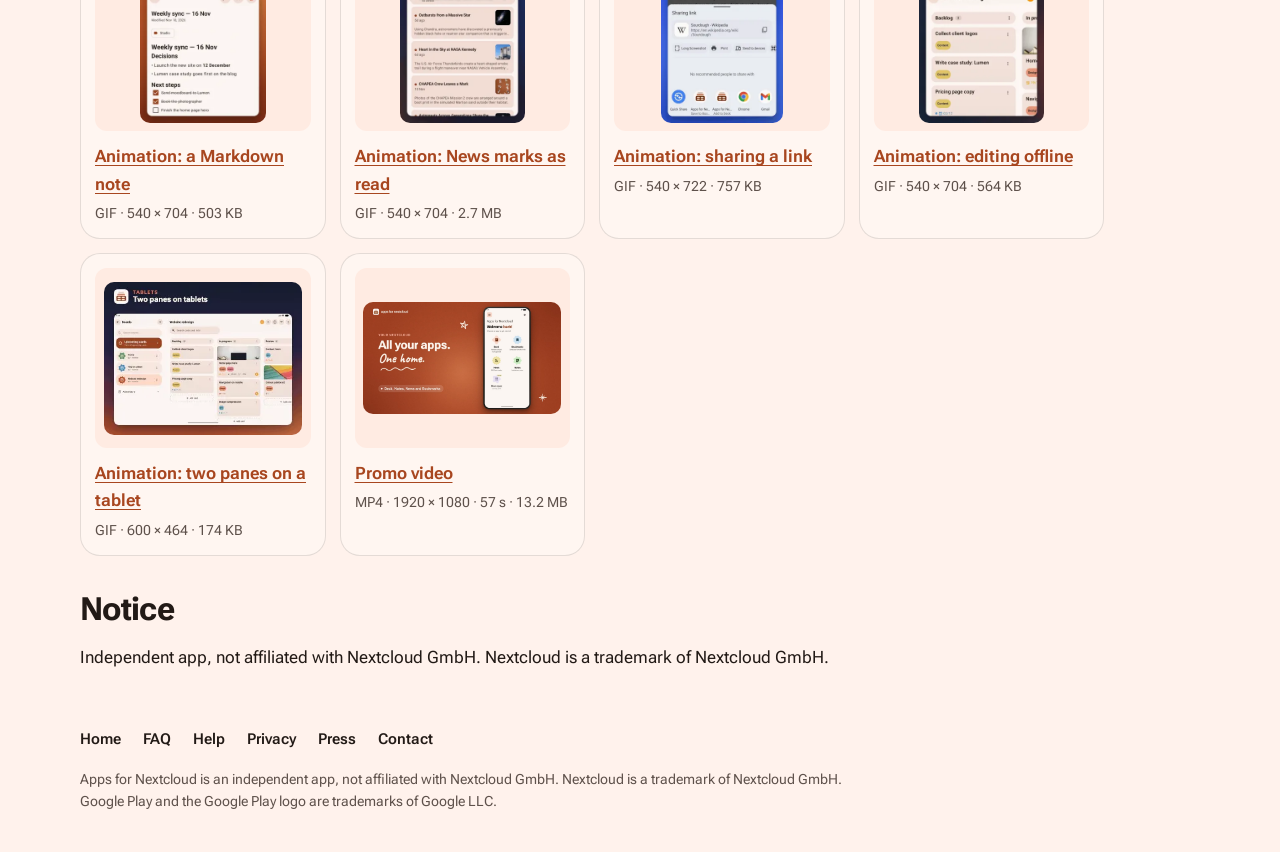
<file: press/index.html>
<!DOCTYPE html>
<html lang="en">
<head>
<meta charset="utf-8">
<meta name="viewport" content="width=device-width, initial-scale=1">
<!-- site-head:start (generated by tools/build.py from site.json; edit there) -->
<title>Press kit · Apps for Nextcloud</title>
<meta name="description" content="Press kit for Apps for Nextcloud: a short description in English, German and Spanish, the fact sheet, the app icon, the feature graphic and screenshots.">
<link rel="canonical" href="https://nextcloudapps.desarrollodroide.es/press/">
<meta property="og:type" content="website">
<meta property="og:site_name" content="Apps for Nextcloud">
<meta property="og:title" content="Apps for Nextcloud: press kit">
<meta property="og:description" content="Press kit for Apps for Nextcloud: a short description in English, German and Spanish, the fact sheet, the app icon, the feature graphic and screenshots.">
<meta property="og:url" content="https://nextcloudapps.desarrollodroide.es/press/">
<meta property="og:image" content="https://nextcloudapps.desarrollodroide.es/assets/img/og.jpg">
<meta property="og:image:width" content="1024">
<meta property="og:image:height" content="500">
<meta property="og:image:alt" content="Apps for Nextcloud: Deck, Notes, News and Bookmarks, native and offline.">
<meta property="og:locale" content="en_US">
<meta name="twitter:card" content="summary_large_image">
<meta name="twitter:title" content="Apps for Nextcloud: press kit">
<meta name="twitter:description" content="Press kit for Apps for Nextcloud: a short description in English, German and Spanish, the fact sheet, the app icon, the feature graphic and screenshots.">
<meta name="twitter:image" content="https://nextcloudapps.desarrollodroide.es/assets/img/og.jpg">
<meta name="twitter:image:alt" content="Apps for Nextcloud: Deck, Notes, News and Bookmarks, native and offline.">
<!-- site-head:end -->
<meta name="theme-color" content="#FFF1EA" media="(prefers-color-scheme: light)">
<meta name="theme-color" content="#1B1311" media="(prefers-color-scheme: dark)">
<link rel="icon" type="image/png" sizes="32x32" href="../assets/img/favicon-32.png">
<link rel="icon" type="image/png" sizes="192x192" href="../assets/img/icon-192.png">
<link rel="apple-touch-icon" href="../assets/img/apple-touch-icon.png">
<link rel="preload" href="../assets/fonts/roboto-flex-latin-wght-normal.woff2" as="font" type="font/woff2" crossorigin>
<link rel="stylesheet" href="../assets/site.css">
<script>document.documentElement.classList.add("js");try{var a=localStorage.getItem("afn-accent");if(/^(coral|gold|sage|sky|lilac|rose)$/.test(a))document.documentElement.dataset.accent=a}catch(e){}</script>
<script src="../assets/site.js" defer></script>
</head>
<body>
<a class="skip" href="#main">Skip to content</a>

<div class="blobs" aria-hidden="true"><div class="blob blob-1"></div><div class="blob blob-2"></div><div class="blob blob-3"></div></div>

<header class="site-header">
  <div class="wrap">
    <a class="brand" href="../"><img src="../assets/img/icon-96.png" width="36" height="36" alt=""><span>Apps for Nextcloud</span></a>
    <nav class="site-nav" aria-label="Main">
      <a class="wide" href="../#apps">The apps</a>
      <a class="wide" href="../#self-hosted">Self-hosted</a>
      <a href="../faq/">FAQ</a>
      <a href="../help/">Help</a>
    </nav>
  </div>
</header>

<main id="main">
  <div class="wrap">
    <div class="page-head">
      <span class="chip">Press kit</span>
      <h1>Apps for Nextcloud for the press</h1>
      <p>A short description in three languages, the key facts, and images you're free to use when you write
        about the app. Questions: <a href="mailto:nextcloudapps@desarrollodroide.es">nextcloudapps@desarrollodroide.es</a>.</p>
    </div>

    <section class="press-section" aria-labelledby="about">
      <h2 id="about">About the app</h2>
      <div class="blurbs">
        <article class="blurb" lang="en">
          <div class="blurb-head"><h3>English</h3><button class="copy" type="button" data-copy="blurb-en" hidden>Copy</button></div>
          <div id="blurb-en">
            <p>Apps for Nextcloud is an independent Android app that brings four Nextcloud apps together in one place: Deck (kanban boards), Notes, News (RSS) and Bookmarks. It connects straight to the user's own Nextcloud server.</p>
            <p>Cards, notes and bookmarks can be created and edited offline, and changes sync when the network comes back. Users sign in through the browser, with a password or by QR code, and servers with self-signed certificates work once their CA is installed on the phone. Tablets and foldables get two-pane layouts.</p>
            <p>The app is free, with no ads and no tracking, and your data goes only to your server. It needs Android 12 or later and is in English for now.</p>
          </div>
        </article>

        <article class="blurb" lang="de">
          <div class="blurb-head"><h3>Deutsch</h3><button class="copy" type="button" data-copy="blurb-de" hidden>Kopieren</button></div>
          <div id="blurb-de">
            <p>Apps for Nextcloud ist eine unabhängige Android-App, die vier Nextcloud-Apps in einer App bündelt: Deck (Kanban-Boards), Notizen, News (RSS) und Lesezeichen. Sie verbindet sich direkt mit dem eigenen Nextcloud-Server.</p>
            <p>Karten, Notizen und Lesezeichen lassen sich offline anlegen und bearbeiten; Änderungen werden synchronisiert, sobald wieder eine Verbindung besteht. Die Anmeldung erfolgt über den Browser, mit Passwort oder per QR-Code. Server mit selbstsignierten Zertifikaten funktionieren, sobald die eigene CA auf dem Gerät installiert ist. Auf Tablets und Foldables zeigt die App zwei Spalten.</p>
            <p>Die App ist kostenlos, ohne Werbung und ohne Tracking; die Daten gehen nur an den eigenen Server. Sie setzt Android 12 oder neuer voraus und ist bisher nur auf Englisch verfügbar.</p>
          </div>
        </article>

        <article class="blurb" lang="es">
          <div class="blurb-head"><h3>Español</h3><button class="copy" type="button" data-copy="blurb-es" hidden>Copiar</button></div>
          <div id="blurb-es">
            <p>Apps for Nextcloud es una app independiente para Android que reúne en una sola aplicación cuatro apps de Nextcloud: Deck (tableros kanban), Notes, News (lector RSS) y Bookmarks. Se conecta directamente al servidor Nextcloud del propio usuario.</p>
            <p>Las tarjetas, notas y marcadores se pueden crear y editar sin conexión, y los cambios se sincronizan cuando vuelve la red. El inicio de sesión se hace desde el navegador, con contraseña o con un código QR, y los servidores con certificados autofirmados funcionan en cuanto se instala la CA en el móvil. En tablets y plegables muestra dos paneles.</p>
            <p>Es gratis, sin anuncios ni rastreo: tus datos solo van a tu servidor. Requiere Android 12 o posterior y, por ahora, está en inglés.</p>
          </div>
        </article>
      </div>
    </section>

    <section class="press-section" aria-labelledby="facts">
      <h2 id="facts">Fact sheet</h2>
      <dl class="facts">
        <div><dt>Name</dt><dd>Apps for Nextcloud</dd></div>
        <div><dt>Developer</dt><dd>Antonio Corrales, Spain</dd></div>
        <div><dt>Platform</dt><dd>Android 12 or later</dd></div>
        <div><dt>Price</dt><dd>Free, no ads, no tracking</dd></div>
        <div><dt>Licence</dt><dd>Proprietary (not open source)</dd></div>
        <div><dt>App language</dt><dd>English</dd></div>
        <div><dt>Release date</dt><dd>24 November 2026</dd></div>
        <div><dt>Contact</dt><dd><a href="mailto:nextcloudapps@desarrollodroide.es">nextcloudapps@desarrollodroide.es</a></dd></div>
        <div><dt>Google Play</dt><dd><a href="https://play.google.com/store/apps/details?id=com.desarrollodroide.nextcloudapps">play.google.com/store/apps/details?id=com.desarrollodroide.nextcloudapps</a></dd></div>
        <div><dt>Website</dt><dd><a data-site-url href="https://nextcloudapps.desarrollodroide.es/">nextcloudapps.desarrollodroide.es</a></dd></div>
      </dl>
    </section>

    <section class="press-section" aria-labelledby="video">
      <h2 id="video">Promo video</h2>
      <video class="promo" controls preload="none" playsinline width="1920" height="1080" poster="../assets/press/apps-for-nextcloud-promo-poster.jpg">
        <source src="../assets/press/apps-for-nextcloud-promo-1080p.mp4" type="video/mp4">
        <a href="../assets/press/apps-for-nextcloud-promo-1080p.mp4">Download the promo video (MP4, 13.2 MB)</a>
      </video>
      <p class="press-note">57 seconds, 1920 × 1080, with sound. <a href="../assets/press/apps-for-nextcloud-promo-1080p.mp4" download>Download the MP4 (13.2 MB)</a>.</p>
    </section>

    <section class="press-section" aria-labelledby="downloads">
      <h2 id="downloads">Images and video</h2>
      <p class="press-note">Real screenshots and screen recordings of the app, with demo content. Use them as they are; cropping is fine.</p>
      <a class="btn zip" href="../assets/press/apps-for-nextcloud-press-kit.zip" download>Download everything (.zip, 21 MB)</a>
      <ul class="downloads">
        <li class="dl">
          <div class="dl-thumb dl-thumb--icon"><img src="../assets/img/icon-192.png" width="192" height="192" loading="lazy" alt="The Apps for Nextcloud app icon."></div>
          <a href="../assets/press/apps-for-nextcloud-icon-512.png" download>App icon</a><span>PNG · 512 × 512 · 27 KB</span>
        </li>
        <li class="dl">
          <div class="dl-thumb dl-thumb--wide"><img src="../assets/img/og.jpg" width="1024" height="500" loading="lazy" alt="The feature graphic: the app icon, the name Apps for Nextcloud and the line Deck, Notes, News and Bookmarks, native and offline."></div>
          <a href="../assets/press/apps-for-nextcloud-feature-graphic-1024x500.png" download>Feature graphic</a><span>PNG · 1024 × 500 · 499 KB</span>
        </li>
        <li class="dl">
          <div class="dl-thumb dl-thumb--wide"><img src="../assets/img/tablet.webp" width="1280" height="800" loading="lazy" alt="The app on a tablet: Deck boards listed on the left, an open board on the right."></div>
          <a href="../assets/press/tablet-deck-two-panes.png" download>Tablet: Deck in two panes</a><span>PNG · 2560 × 1600 · 741 KB</span>
        </li>
        <li class="dl">
          <div class="dl-thumb"><img src="../assets/img/deck.webp" width="540" height="1200" loading="lazy" alt="A Deck board: an In progress list whose cards show a cover photo, labels, due dates and checklist progress."></div>
          <a href="../assets/press/phone-1-deck-board.png" download>Phone: a Deck board</a><span>PNG · 1080 × 2400 · 398 KB</span>
        </li>
        <li class="dl">
          <div class="dl-thumb"><img src="../assets/img/notes.webp" width="540" height="1200" loading="lazy" alt="The Notes list as a two-column grid, with a search field, category filters and note previews."></div>
          <a href="../assets/press/phone-2-notes.png" download>Phone: Notes</a><span>PNG · 1080 × 2400 · 319 KB</span>
        </li>
        <li class="dl">
          <div class="dl-thumb"><img src="../assets/img/news.webp" width="540" height="1200" loading="lazy" alt="A feed's article list in News: titles, excerpts and thumbnails, with filters at the bottom."></div>
          <a href="../assets/press/phone-3-news.png" download>Phone: News</a><span>PNG · 1080 × 2400 · 543 KB</span>
        </li>
        <li class="dl">
          <div class="dl-thumb"><img src="../assets/img/bookmarks.webp" width="540" height="1200" loading="lazy" alt="A Bookmarks folder named Design: a search field, tag filters and bookmarks with their title, address and tags."></div>
          <a href="../assets/press/phone-4-bookmarks.png" download>Phone: Bookmarks</a><span>PNG · 1080 × 2400 · 257 KB</span>
        </li>
        <li class="dl">
          <div class="dl-thumb"><img src="../assets/img/press/gif-deck.webp" width="300" height="392" loading="lazy" alt="A Deck card being dragged on the Website redesign board."></div>
          <a href="../assets/press/apps-for-nextcloud-deck.gif" download>Animation: dragging Deck cards</a><span>GIF · 540 × 704 · 696 KB</span>
        </li>
        <li class="dl">
          <div class="dl-thumb"><img src="../assets/img/press/gif-notes.webp" width="300" height="392" loading="lazy" alt="A Notes note in Markdown, with a heading, a bulleted list and a checklist being ticked."></div>
          <a href="../assets/press/apps-for-nextcloud-notes.gif" download>Animation: a Markdown note</a><span>GIF · 540 × 704 · 503 KB</span>
        </li>
        <li class="dl">
          <div class="dl-thumb"><img src="../assets/img/press/gif-news.webp" width="300" height="392" loading="lazy" alt="A News feed whose articles are marked as read while the list scrolls."></div>
          <a href="../assets/press/apps-for-nextcloud-news.gif" download>Animation: News marks as read</a><span>GIF · 540 × 704 · 2.7 MB</span>
        </li>
        <li class="dl">
          <div class="dl-thumb"><img src="../assets/img/press/gif-bookmarks.webp" width="300" height="402" loading="lazy" alt="A web page shared from the browser into the app as a bookmark."></div>
          <a href="../assets/press/apps-for-nextcloud-bookmarks.gif" download>Animation: sharing a link</a><span>GIF · 540 × 722 · 757 KB</span>
        </li>
        <li class="dl">
          <div class="dl-thumb"><img src="../assets/img/press/gif-offline.webp" width="300" height="392" loading="lazy" alt="A Deck board edited in airplane mode, with no signal."></div>
          <a href="../assets/press/apps-for-nextcloud-offline.gif" download>Animation: editing offline</a><span>GIF · 540 × 704 · 564 KB</span>
        </li>
        <li class="dl">
          <div class="dl-thumb dl-thumb--wide"><img src="../assets/img/press/gif-tablet.webp" width="300" height="232" loading="lazy" alt="The app on a tablet, with the board list on the left and an open board on the right."></div>
          <a href="../assets/press/apps-for-nextcloud-tablet.gif" download>Animation: two panes on a tablet</a><span>GIF · 600 × 464 · 174 KB</span>
        </li>
        <li class="dl">
          <div class="dl-thumb dl-thumb--wide"><img src="../assets/press/apps-for-nextcloud-promo-poster.jpg" width="1280" height="720" loading="lazy" alt="The first frame of the promo video: All your apps. One home."></div>
          <a href="../assets/press/apps-for-nextcloud-promo-1080p.mp4" download>Promo video</a><span>MP4 · 1920 × 1080 · 57 s · 13.2 MB</span>
        </li>
      </ul>
    </section>


    <section class="press-section" aria-labelledby="notice">
      <h2 id="notice">Notice</h2>
      <p>Independent app, not affiliated with Nextcloud GmbH. Nextcloud is a trademark of Nextcloud GmbH.</p>
    </section>
  </div>
</main>

<footer class="site-footer">
  <div class="wrap">
    <nav aria-label="Footer">
      <a href="../">Home</a>
      <a href="../faq/">FAQ</a>
      <a href="../help/">Help</a>
      <a href="../privacy/">Privacy</a>
      <a href="./" aria-current="page">Press</a>
      <a href="mailto:nextcloudapps@desarrollodroide.es">Contact</a>
    </nav>
    <p class="legal">Apps for Nextcloud is an independent app, not affiliated with Nextcloud GmbH. Nextcloud is a trademark of Nextcloud GmbH. Google Play and the Google Play logo are trademarks of Google LLC.</p>
  </div>
</footer>
</body>
</html>
</file>
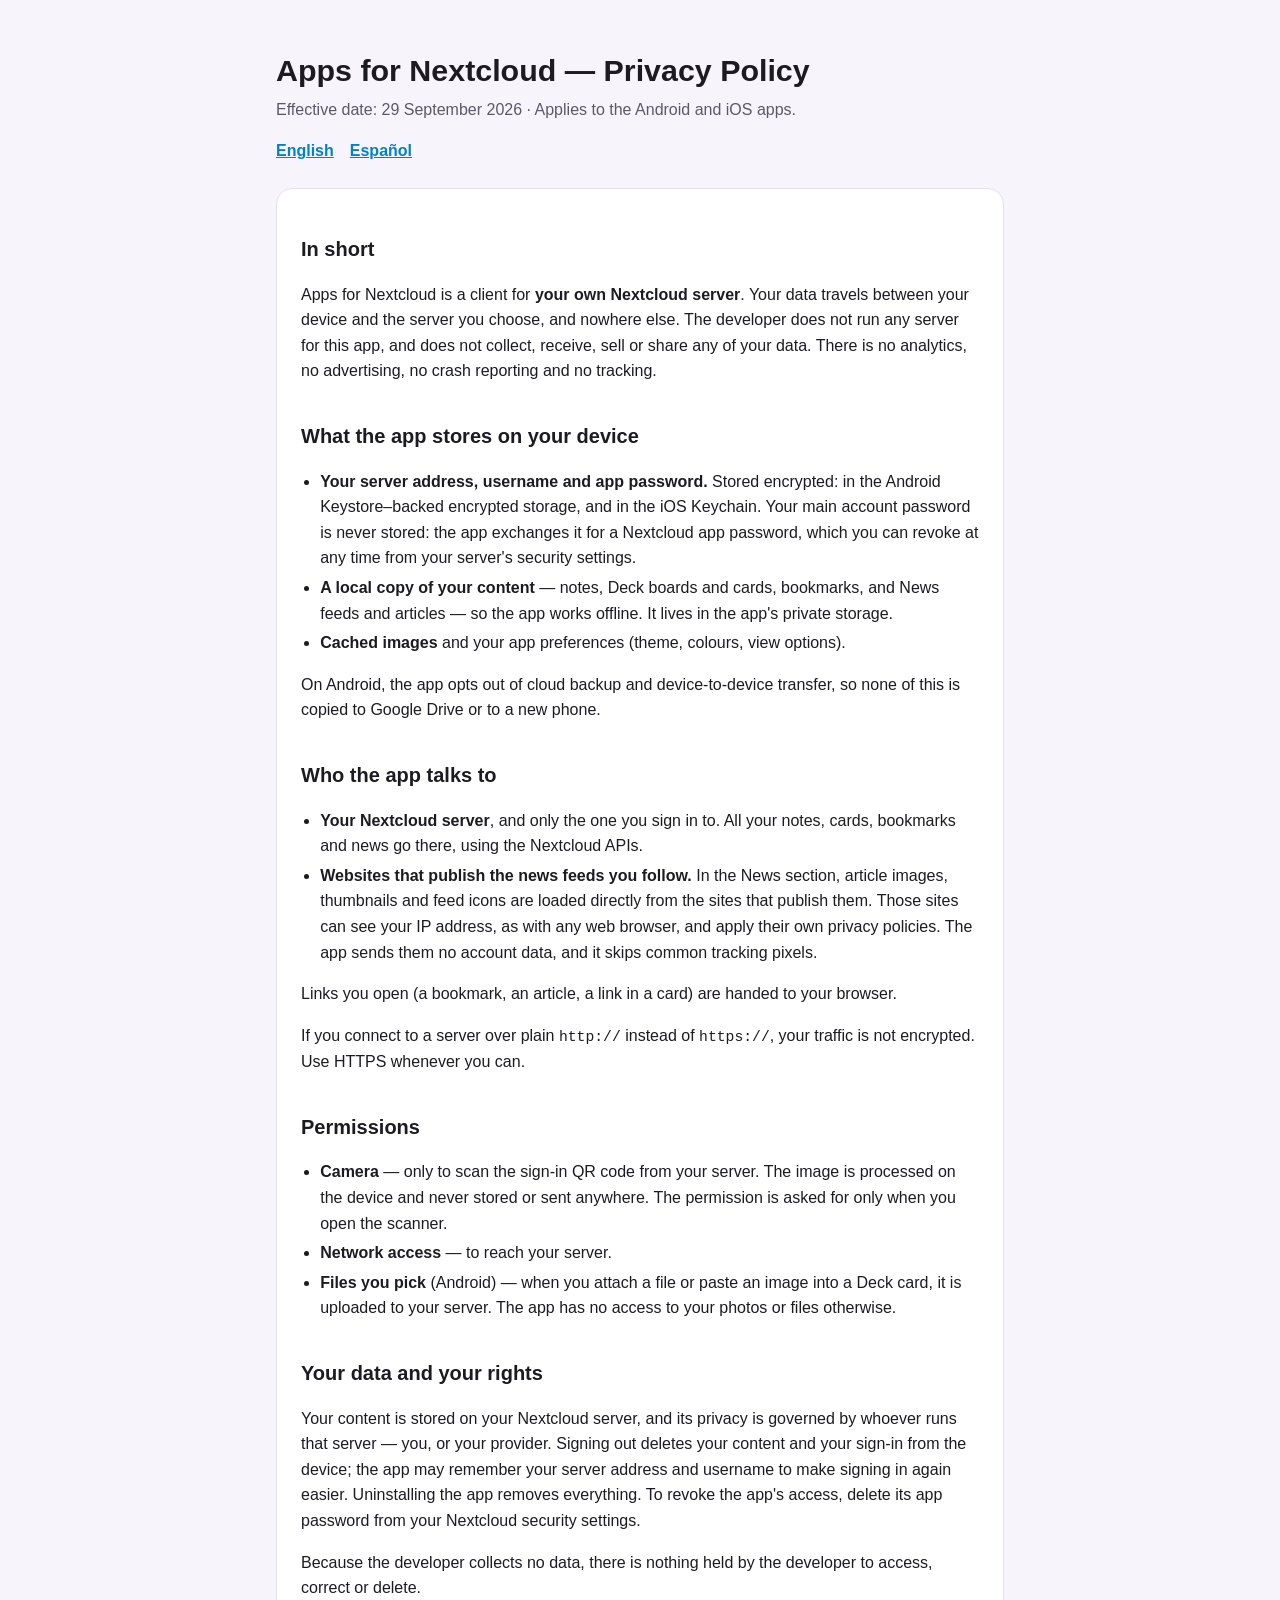
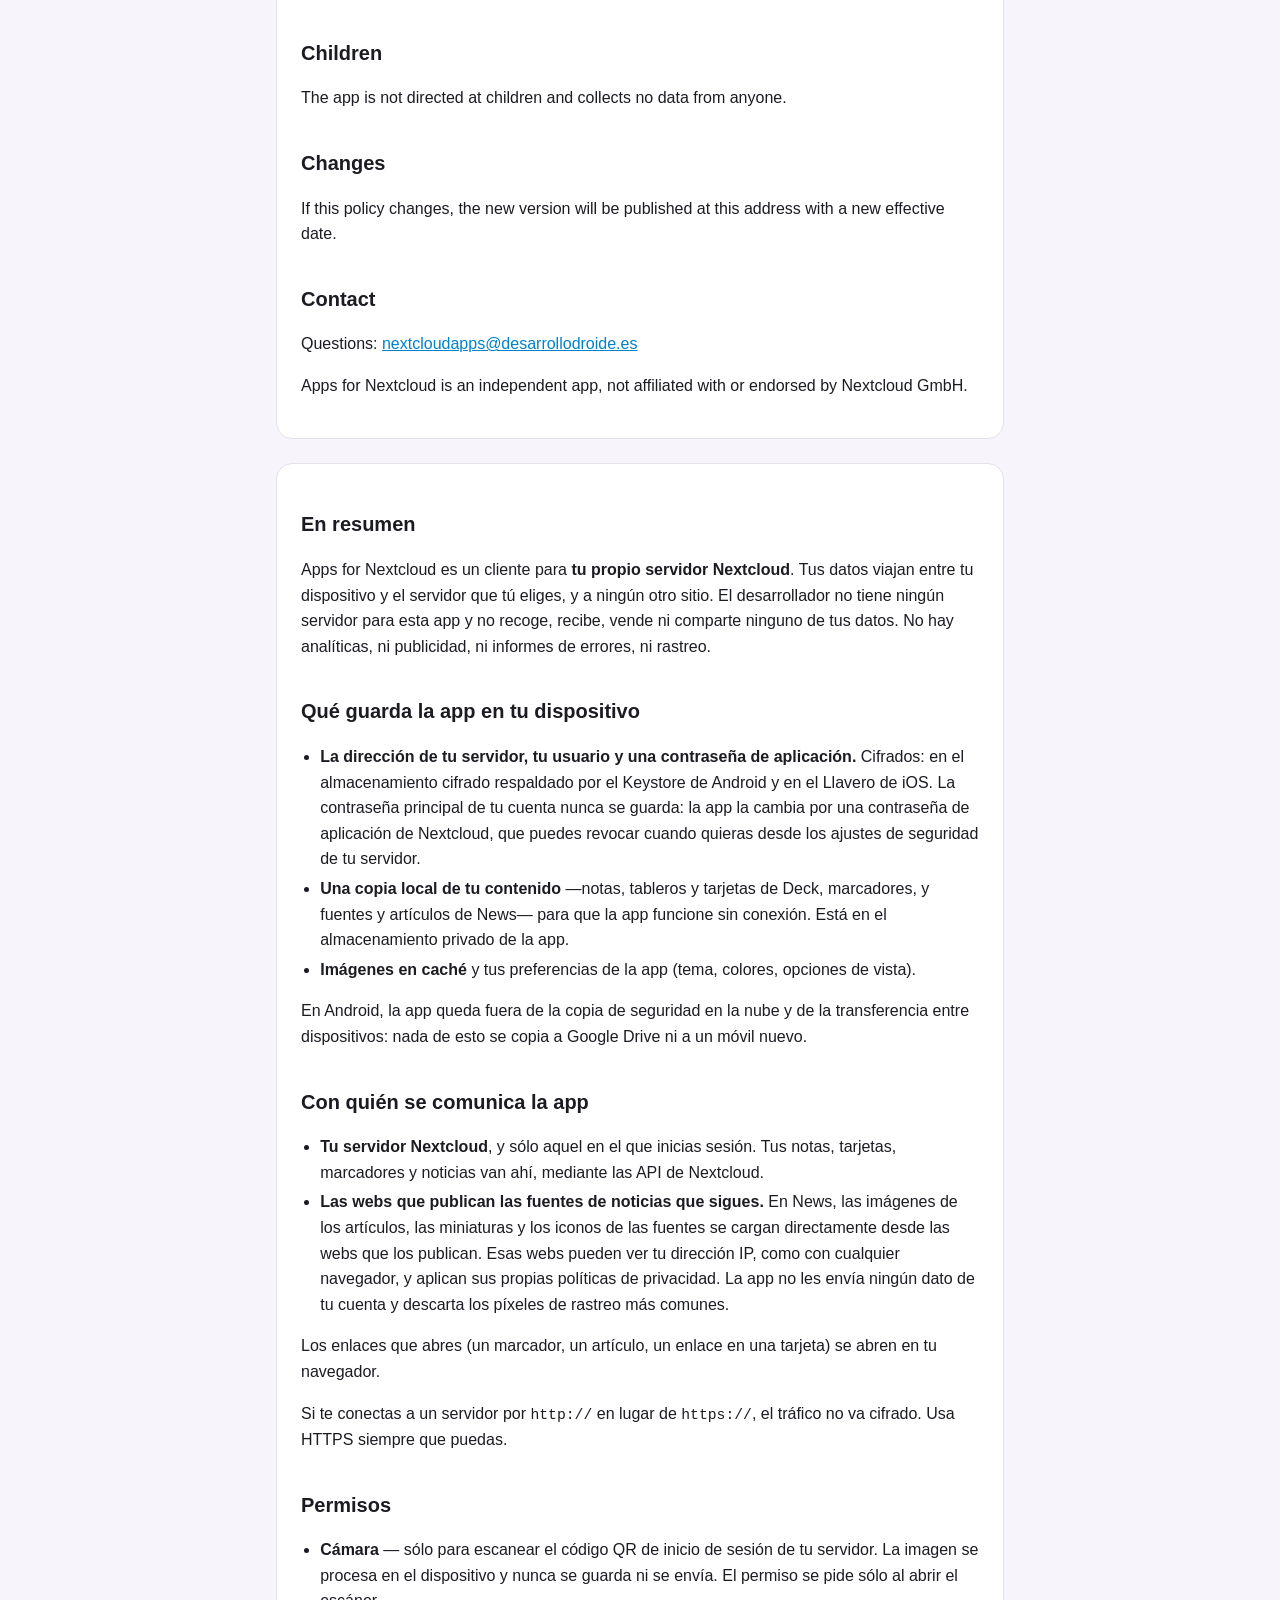
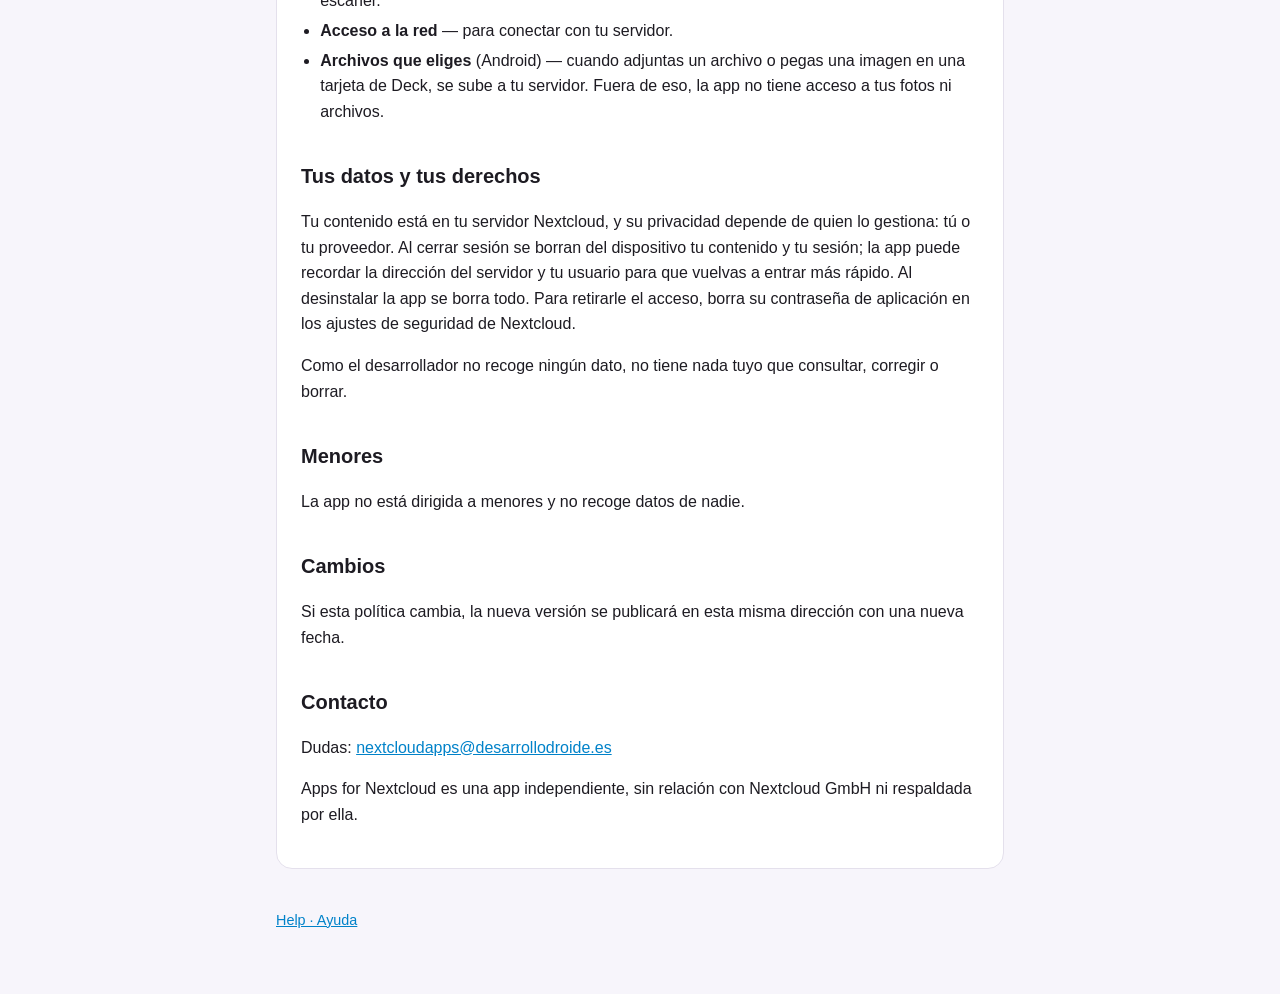
<file: privacy/index.html>
<!DOCTYPE html>
<html lang="en">
<head>
<meta charset="utf-8">
<meta name="viewport" content="width=device-width, initial-scale=1">
<title>Apps for Nextcloud · Privacy Policy</title>
<meta name="description" content="Privacy policy of Apps for Nextcloud: your data travels only between your device and the Nextcloud server you choose. No analytics, no advertising, no tracking.">
<link rel="stylesheet" href="../style.css">
</head>
<body>
<main>
<header>
  <h1>Apps for Nextcloud — Privacy Policy</h1>
  <p>Effective date: 29 September 2026 · Applies to the Android and iOS apps.</p>
  <nav class="langs"><a href="#en">English</a><a href="#es">Español</a></nav>
</header>

<section class="lang" id="en">
<h2>In short</h2>
<p>Apps for Nextcloud is a client for <strong>your own Nextcloud server</strong>. Your data travels between
your device and the server you choose, and nowhere else. The developer does not run any server for this
app, and does not collect, receive, sell or share any of your data. There is no analytics, no advertising,
no crash reporting and no tracking.</p>

<h2>What the app stores on your device</h2>
<ul>
  <li><strong>Your server address, username and app password.</strong> Stored encrypted: in the Android
    Keystore–backed encrypted storage, and in the iOS Keychain. Your main account password is never stored:
    the app exchanges it for a Nextcloud app password, which you can revoke at any time from your server's
    security settings.</li>
  <li><strong>A local copy of your content</strong> — notes, Deck boards and cards, bookmarks, and News feeds
    and articles — so the app works offline. It lives in the app's private storage.</li>
  <li><strong>Cached images</strong> and your app preferences (theme, colours, view options).</li>
</ul>
<p>On Android, the app opts out of cloud backup and device-to-device transfer, so none of this is copied to
Google Drive or to a new phone.</p>

<h2>Who the app talks to</h2>
<ul>
  <li><strong>Your Nextcloud server</strong>, and only the one you sign in to. All your notes, cards,
    bookmarks and news go there, using the Nextcloud APIs.</li>
  <li><strong>Websites that publish the news feeds you follow.</strong> In the News section, article images,
    thumbnails and feed icons are loaded directly from the sites that publish them. Those sites can see your
    IP address, as with any web browser, and apply their own privacy policies. The app sends them no account
    data, and it skips common tracking pixels.</li>
</ul>
<p>Links you open (a bookmark, an article, a link in a card) are handed to your browser.</p>
<p>If you connect to a server over plain <code>http://</code> instead of <code>https://</code>, your traffic
is not encrypted. Use HTTPS whenever you can.</p>

<h2>Permissions</h2>
<ul>
  <li><strong>Camera</strong> — only to scan the sign-in QR code from your server. The image is processed on
    the device and never stored or sent anywhere. The permission is asked for only when you open the
    scanner.</li>
  <li><strong>Network access</strong> — to reach your server.</li>
  <li><strong>Files you pick</strong> (Android) — when you attach a file or paste an image into a Deck card,
    it is uploaded to your server. The app has no access to your photos or files otherwise.</li>
</ul>

<h2>Your data and your rights</h2>
<p>Your content is stored on your Nextcloud server, and its privacy is governed by whoever runs that server —
you, or your provider. Signing out deletes your content and your sign-in from the device; the app may
remember your server address and username to make signing in again easier. Uninstalling the app removes
everything. To revoke the app's access, delete its app password from your Nextcloud security settings.</p>
<p>Because the developer collects no data, there is nothing held by the developer to access, correct or
delete.</p>

<h2>Children</h2>
<p>The app is not directed at children and collects no data from anyone.</p>

<h2>Changes</h2>
<p>If this policy changes, the new version will be published at this address with a new effective date.</p>

<h2>Contact</h2>
<p>Questions: <a href="mailto:nextcloudapps@desarrollodroide.es">nextcloudapps@desarrollodroide.es</a></p>
<p>Apps for Nextcloud is an independent app, not affiliated with or endorsed by Nextcloud GmbH.</p>
</section>

<section class="lang" id="es" lang="es">
<h2>En resumen</h2>
<p>Apps for Nextcloud es un cliente para <strong>tu propio servidor Nextcloud</strong>. Tus datos viajan entre tu
dispositivo y el servidor que tú eliges, y a ningún otro sitio. El desarrollador no tiene ningún servidor para
esta app y no recoge, recibe, vende ni comparte ninguno de tus datos. No hay analíticas, ni publicidad, ni
informes de errores, ni rastreo.</p>

<h2>Qué guarda la app en tu dispositivo</h2>
<ul>
  <li><strong>La dirección de tu servidor, tu usuario y una contraseña de aplicación.</strong> Cifrados: en el
    almacenamiento cifrado respaldado por el Keystore de Android y en el Llavero de iOS. La contraseña
    principal de tu cuenta nunca se guarda: la app la cambia por una contraseña de aplicación de Nextcloud,
    que puedes revocar cuando quieras desde los ajustes de seguridad de tu servidor.</li>
  <li><strong>Una copia local de tu contenido</strong> —notas, tableros y tarjetas de Deck, marcadores, y
    fuentes y artículos de News— para que la app funcione sin conexión. Está en el almacenamiento privado de
    la app.</li>
  <li><strong>Imágenes en caché</strong> y tus preferencias de la app (tema, colores, opciones de vista).</li>
</ul>
<p>En Android, la app queda fuera de la copia de seguridad en la nube y de la transferencia entre
dispositivos: nada de esto se copia a Google Drive ni a un móvil nuevo.</p>

<h2>Con quién se comunica la app</h2>
<ul>
  <li><strong>Tu servidor Nextcloud</strong>, y sólo aquel en el que inicias sesión. Tus notas, tarjetas,
    marcadores y noticias van ahí, mediante las API de Nextcloud.</li>
  <li><strong>Las webs que publican las fuentes de noticias que sigues.</strong> En News, las imágenes de los
    artículos, las miniaturas y los iconos de las fuentes se cargan directamente desde las webs que los
    publican. Esas webs pueden ver tu dirección IP, como con cualquier navegador, y aplican sus propias
    políticas de privacidad. La app no les envía ningún dato de tu cuenta y descarta los píxeles de rastreo
    más comunes.</li>
</ul>
<p>Los enlaces que abres (un marcador, un artículo, un enlace en una tarjeta) se abren en tu navegador.</p>
<p>Si te conectas a un servidor por <code>http://</code> en lugar de <code>https://</code>, el tráfico no va
cifrado. Usa HTTPS siempre que puedas.</p>

<h2>Permisos</h2>
<ul>
  <li><strong>Cámara</strong> — sólo para escanear el código QR de inicio de sesión de tu servidor. La imagen
    se procesa en el dispositivo y nunca se guarda ni se envía. El permiso se pide sólo al abrir el
    escáner.</li>
  <li><strong>Acceso a la red</strong> — para conectar con tu servidor.</li>
  <li><strong>Archivos que eliges</strong> (Android) — cuando adjuntas un archivo o pegas una imagen en una
    tarjeta de Deck, se sube a tu servidor. Fuera de eso, la app no tiene acceso a tus fotos ni archivos.</li>
</ul>

<h2>Tus datos y tus derechos</h2>
<p>Tu contenido está en tu servidor Nextcloud, y su privacidad depende de quien lo gestiona: tú o tu
proveedor. Al cerrar sesión se borran del dispositivo tu contenido y tu sesión; la app puede recordar la
dirección del servidor y tu usuario para que vuelvas a entrar más rápido. Al desinstalar la app se borra todo.
Para retirarle el acceso, borra su contraseña de aplicación en los ajustes de seguridad de Nextcloud.</p>
<p>Como el desarrollador no recoge ningún dato, no tiene nada tuyo que consultar, corregir o borrar.</p>

<h2>Menores</h2>
<p>La app no está dirigida a menores y no recoge datos de nadie.</p>

<h2>Cambios</h2>
<p>Si esta política cambia, la nueva versión se publicará en esta misma dirección con una nueva fecha.</p>

<h2>Contacto</h2>
<p>Dudas: <a href="mailto:nextcloudapps@desarrollodroide.es">nextcloudapps@desarrollodroide.es</a></p>
<p>Apps for Nextcloud es una app independiente, sin relación con Nextcloud GmbH ni respaldada por ella.</p>
</section>

<footer><a href="../help/">Help · Ayuda</a></footer>
</main>
</body>
</html>
</file>
<file: assets/site.css>
/* Apps for Nextcloud: public site (home + FAQ).
 * Brand layer decided 2026-10-21: six accent families shared with the app (coral, gold, sage,
 * sky, lilac, rose) plus terracotta as the brand colour; a picker recolours the page; soft
 * background blobs and morphing shapes; radius 32; Roboto Flex.
 * /help/ and /privacy/ keep using ../style.css; this file only styles the new pages. */

/* Roboto Flex, latin subset with the weight axis (@fontsource-variable/roboto-flex 5.3.0).
 * SIL Open Font License 1.1: see fonts/OFL.txt. */
@font-face {
  font-family: "Roboto Flex";
  font-style: normal;
  font-display: swap;
  font-weight: 100 1000;
  src: url("fonts/roboto-flex-latin-wght-normal.woff2") format("woff2-variations"),
       url("fonts/roboto-flex-latin-wght-normal.woff2") format("woff2");
  unicode-range: U+0000-00FF, U+0131, U+0152-0153, U+02BB-02BC, U+02C6, U+02DA, U+02DC, U+0304, U+0308,
                 U+0329, U+2000-206F, U+20AC, U+2122, U+2191, U+2193, U+2212, U+2215, U+FEFF, U+FFFD;
}

/* ---------- Accent families ----------
 * --fam-l / --fam-d: the light and dark tone of the family (ExpressiveAccents.kt in the app).
 * --strong-l / --strong-d: the tone used for links and buttons on a light / dark page. */
:root,
:root[data-accent="terracotta"] {
  --fam-l: #FFDBCB; --fam-d: #6E2A10; --strong-l: #A8461F; --strong-d: #FFB59A; --on-l: #FFFFFF;
}
:root[data-accent="coral"] { --fam-l: #FFDBCC; --fam-d: #7A2F0C; --strong-l: #7A2F0C; --strong-d: #FFDBCC; --on-l: #FFDBCC; }
:root[data-accent="gold"]  { --fam-l: #F3E1A7; --fam-d: #514619; --strong-l: #514619; --strong-d: #F3E1A7; --on-l: #F3E1A7; }
:root[data-accent="sage"]  { --fam-l: #CFE9C6; --fam-d: #37502F; --strong-l: #37502F; --strong-d: #CFE9C6; --on-l: #CFE9C6; }
:root[data-accent="sky"]   { --fam-l: #CFE4F7; --fam-d: #2C4A63; --strong-l: #2C4A63; --strong-d: #CFE4F7; --on-l: #CFE4F7; }
:root[data-accent="lilac"] { --fam-l: #E8DCF8; --fam-d: #453763; --strong-l: #453763; --strong-d: #E8DCF8; --on-l: #E8DCF8; }
:root[data-accent="rose"]  { --fam-l: #FBD8E4; --fam-d: #6B3550; --strong-l: #6B3550; --strong-d: #FBD8E4; --on-l: #FBD8E4; }

/* ---------- Light (default) ---------- */
:root {
  color-scheme: light dark;
  --radius: 32px;
  --radius-s: 20px;
  --font: "Roboto Flex", system-ui, -apple-system, "Segoe UI", Roboto, "Helvetica Neue", Arial, sans-serif;
  --page: 1120px;
  --gutter: 16px;

  --text: #221A16;
  --muted: #5E514B;
  --line: rgba(34, 26, 22, 0.12);
  --bg: #FFF7F3;
  --bg: color-mix(in oklab, var(--fam-l) 30%, #FFFCFA);
  --surface: rgba(255, 255, 255, 0.7);
  --surface: color-mix(in oklab, #FFFFFF 74%, var(--fam-l));
  --surface-2: color-mix(in oklab, #FFFFFF 45%, var(--fam-l));
  --acc: var(--strong-l);
  --acc-on: var(--on-l);
  --acc-soft: var(--fam-l);
  --acc-soft-ink: var(--fam-d);
  --blob-1: var(--fam-l);
  --shape-1: color-mix(in oklab, var(--fam-l) 72%, var(--strong-l));
  --blob-2: color-mix(in oklab, var(--fam-l) 70%, var(--strong-l));
  --blob-3: color-mix(in oklab, var(--fam-l) 55%, #FFFFFF);
  --shadow: 0 1px 2px rgba(60, 30, 15, 0.06), 0 12px 32px -12px rgba(60, 30, 15, 0.18);
  --frame: #141114;
  --placeholder-bg: #FFF1A8;
  --placeholder-ink: #4A3B00;
}

/* ---------- Dark ---------- */
@media (prefers-color-scheme: dark) {
  :root {
    --text: #F4ECE8;
    --muted: #C2B5AE;
    --line: rgba(244, 236, 232, 0.14);
    --bg: #151110;
    --bg: color-mix(in oklab, var(--fam-d) 20%, #121010);
    --surface: rgba(255, 255, 255, 0.05);
    --surface: color-mix(in oklab, #1D1816 82%, var(--fam-d));
    --surface-2: color-mix(in oklab, #1D1816 55%, var(--fam-d));
    --acc: var(--strong-d);
    --acc-on: var(--fam-d);
    --acc-soft: var(--fam-d);
    --acc-soft-ink: var(--fam-l);
    --blob-1: color-mix(in oklab, var(--fam-d) 75%, transparent);
    --shape-1: color-mix(in oklab, var(--fam-d) 80%, var(--strong-d));
    --blob-2: color-mix(in oklab, var(--strong-d) 22%, transparent);
    --blob-3: color-mix(in oklab, var(--fam-d) 50%, transparent);
    --shadow: 0 1px 2px rgba(0, 0, 0, 0.3), 0 16px 40px -16px rgba(0, 0, 0, 0.6);
    --frame: #050405;
    --placeholder-bg: #4A3B00;
    --placeholder-ink: #FFF1A8;
  }
}

/* ---------- Base ---------- */
*, *::before, *::after { box-sizing: border-box; }
html { -webkit-text-size-adjust: 100%; scroll-behavior: smooth; }
body {
  margin: 0;
  min-height: 100vh;
  background: var(--bg);
  color: var(--text);
  font-family: var(--font);
  font-size: 1.0625rem;
  line-height: 1.6;
  overflow-x: hidden;
  transition: background-color 0.4s ease;
}
@supports (overflow-x: clip) { body { overflow-x: clip; } }
img, svg { display: block; max-width: 100%; }
a { color: var(--acc); text-underline-offset: 0.18em; text-decoration-thickness: 0.08em; }
a:hover { text-decoration-thickness: 0.14em; }
:focus-visible { outline: 3px solid var(--acc); outline-offset: 3px; border-radius: 8px; }
h1, h2, h3 { line-height: 1.12; letter-spacing: -0.02em; margin: 0; text-wrap: balance; }
p { margin: 0; }
ul { margin: 0; padding: 0; }
.sr-only {
  position: absolute; width: 1px; height: 1px; padding: 0; margin: -1px;
  overflow: hidden; clip: rect(0 0 0 0); white-space: nowrap; border: 0;
}
.skip {
  position: absolute; left: var(--gutter); top: -100px; z-index: 10;
  background: var(--acc); color: var(--acc-on); padding: 8px 16px; border-radius: 999px;
}
.skip:focus { top: 12px; }
.wrap { width: 100%; max-width: calc(var(--page) + 2 * var(--gutter)); margin: 0 auto; padding: 0 var(--gutter); }
@media (min-width: 720px) { :root { --gutter: 24px; } }

/* ---------- Background blobs (fixed, never wider than the viewport) ---------- */
.blobs { position: fixed; inset: 0; z-index: -1; overflow: hidden; pointer-events: none; }
.blob {
  position: absolute; border-radius: 50%;
  width: 70vmax; height: 70vmax;
  transition: background 0.6s ease;
  will-change: transform;
}
.blob-1 { left: -28vmax; top: -30vmax; background: radial-gradient(closest-side, var(--blob-1), transparent); animation: drift-a 26s ease-in-out infinite alternate; }
.blob-2 { right: -30vmax; top: 18vh; background: radial-gradient(closest-side, var(--blob-2), transparent); animation: drift-b 32s ease-in-out infinite alternate; }
.blob-3 { left: 10vw; bottom: -38vmax; background: radial-gradient(closest-side, var(--blob-3), transparent); animation: drift-c 28s ease-in-out infinite alternate; }
@keyframes drift-a { to { transform: translate(8vmax, 6vmax) scale(1.08); } }
@keyframes drift-b { to { transform: translate(-6vmax, 8vmax) scale(0.92); } }
@keyframes drift-c { to { transform: translate(6vmax, -6vmax) scale(1.05); } }

/* ---------- Header ---------- */
.site-header { padding: 18px 0; }
.site-header .wrap { display: flex; align-items: center; justify-content: space-between; gap: 16px; }
.brand { display: flex; align-items: center; gap: 10px; color: var(--text); text-decoration: none; font-weight: 700; letter-spacing: -0.01em; }
.brand img { width: 36px; height: 36px; border-radius: 10px; box-shadow: var(--shadow); }
.site-nav { display: flex; gap: 4px; flex-wrap: wrap; justify-content: flex-end; }
.site-nav a {
  color: var(--text); text-decoration: none; font-weight: 550; font-size: 0.95rem;
  padding: 8px 12px; border-radius: 999px;
}
.site-nav a:hover { background: var(--surface); }
.site-nav a[aria-current="page"] { background: var(--acc-soft); color: var(--acc-soft-ink); }
@media (max-width: 560px) {
  .brand span { font-size: 0.98rem; }
  .site-nav .wide { display: none; }
  .site-nav a { padding: 8px 10px; }
}

/* ---------- Buttons, chips ---------- */
.chip {
  display: inline-flex; align-items: center; gap: 8px;
  background: var(--acc-soft); color: var(--acc-soft-ink);
  font-weight: 600; font-size: 0.9rem; line-height: 1.2;
  padding: 8px 14px; border-radius: 999px;
}
.btn {
  display: inline-flex; align-items: center; gap: 8px;
  background: var(--acc); color: var(--acc-on);
  font-weight: 650; text-decoration: none; padding: 12px 20px; border-radius: 999px;
}
.btn:hover { filter: brightness(1.08); text-decoration: none; }

/* The badge is Google's artwork, unmodified. Clear space = 1/4 of its height on every side;
 * minimum height 28px (Google Play badge guidelines). */
.play-badge { display: inline-block; padding: 14px; margin: -14px; border-radius: 16px; line-height: 0; }
.play-badge img { height: 56px; width: auto; }

/* ---------- Hero ---------- */
.hero { padding: 24px 0 56px; }
.hero .wrap { display: grid; gap: 40px; align-items: center; }
@media (min-width: 900px) { .hero .wrap { grid-template-columns: 1.15fr 0.85fr; gap: 56px; } .hero { padding: 40px 0 88px; } }
.hero h1 {
  font-size: clamp(2.15rem, 1.3rem + 3.6vw, 3.9rem);
  font-weight: 760;
  margin: 18px 0 18px;
}
.hero h1 em { font-style: normal; color: var(--acc); }
.hero .lede { font-size: clamp(1.08rem, 1rem + 0.35vw, 1.25rem); color: var(--muted); max-width: 36rem; }
.hero-cta { display: flex; flex-wrap: wrap; align-items: center; gap: 14px 28px; margin-top: 30px; }
.hero-facts { display: flex; flex-wrap: wrap; gap: 6px 16px; color: var(--muted); font-size: 0.95rem; list-style: none; }
.hero-facts li { display: flex; align-items: center; gap: 6px; }
.hero-facts li::before { content: ""; width: 6px; height: 6px; border-radius: 50%; background: var(--acc); }

.hero-art { position: relative; display: grid; place-items: center; min-height: 460px; }
.hero-art .morph { position: absolute; color: var(--shape-1); }
.hero-art .morph-a { width: min(440px, 108%); aspect-ratio: 1; }
.hero-art .morph-b { width: 112px; aspect-ratio: 1; right: 2%; top: 4%; color: var(--acc); opacity: 0.9; }
.hero-art .morph-c { width: 76px; aspect-ratio: 1; left: 4%; bottom: 10%; color: var(--surface-2); }
.hero-art .phone { position: relative; width: 236px; transform: rotate(-3deg); }
@media (max-width: 560px) {
  .hero-art { min-height: 400px; }
  .hero-art .phone { width: 200px; }
  .hero-art .morph-a { width: 340px; }
}

/* ---------- Picker ---------- */
.picker { margin-top: 26px; display: flex; align-items: center; flex-wrap: wrap; gap: 10px 14px; border: 0; padding: 0; min-width: 0; }
.picker[hidden] { display: none; }
.picker legend { float: left; font-size: 0.9rem; color: var(--muted); margin-right: 4px; padding: 0; }
.swatches { display: flex; flex-wrap: wrap; gap: 8px; }
.swatch { position: relative; width: 34px; height: 34px; cursor: pointer; }
.swatch input { position: absolute; inset: 0; margin: 0; opacity: 0; cursor: pointer; }
.swatch span {
  display: block; width: 100%; height: 100%; border-radius: 50%;
  background: linear-gradient(135deg, var(--sw-l) 0 50%, var(--sw-d) 50% 100%);
  box-shadow: inset 0 0 0 1px rgba(0, 0, 0, 0.12);
  transition: transform 0.2s ease, border-radius 0.3s ease;
}
.swatch:hover span { transform: scale(1.08); }
.swatch input:checked + span { border-radius: 34%; box-shadow: 0 0 0 3px var(--bg), 0 0 0 5px var(--acc); }
.swatch input:focus-visible + span { outline: 3px solid var(--acc); outline-offset: 4px; }

/* ---------- Phone frame ---------- */
.phone {
  background: var(--frame); padding: 7px; border-radius: 38px;
  box-shadow: var(--shadow), 0 30px 60px -30px rgba(40, 15, 5, 0.45);
}
.phone img { width: 100%; height: auto; aspect-ratio: 9 / 20; border-radius: 31px; background: #FBEDE6; }

/* ---------- Sections ---------- */
section { scroll-margin-top: 16px; }
.section { padding: 56px 0; }
@media (min-width: 900px) { .section { padding: 80px 0; } }
.section-head { max-width: 44rem; margin-bottom: 36px; }
.section-head h2 { font-size: clamp(1.75rem, 1.2rem + 2.2vw, 2.75rem); font-weight: 740; margin-top: 14px; }
.section-head p { color: var(--muted); margin-top: 14px; font-size: 1.1rem; }

/* ---------- The four apps ---------- */
.apps { display: grid; gap: 20px; }
@media (min-width: 860px) { .apps { grid-template-columns: 1fr 1fr; gap: 24px; } }
.app {
  --app-bg: color-mix(in oklab, var(--app-l) 62%, #FFFFFF);
  --app-ink: var(--app-d);
  position: relative; overflow: hidden;
  display: grid; grid-template-columns: 1fr; gap: 0;
  background: var(--app-bg);
  border-radius: var(--radius);
  padding: 28px 28px 0;
  box-shadow: var(--shadow);
}
@media (prefers-color-scheme: dark) {
  .app { --app-bg: color-mix(in oklab, var(--app-d) 58%, #121010); --app-ink: var(--app-l); }
}
.app--deck      { --app-l: #FFDBCC; --app-d: #7A2F0C; }
.app--notes     { --app-l: #CFE9C6; --app-d: #37502F; }
.app--news      { --app-l: #F3E1A7; --app-d: #514619; }
.app--bookmarks { --app-l: #CFE4F7; --app-d: #2C4A63; }
.app-top { display: flex; align-items: center; gap: 14px; }
.app-mark { position: relative; width: 56px; height: 56px; flex: none; color: var(--app-d); }
@media (prefers-color-scheme: dark) { .app-mark { color: var(--app-l); } }
/* Before the shapes are drawn (or without JS), a plain rounded square stands in. */
.app-mark { background: currentColor; border-radius: 30%; }
.shapes-ready .app-mark { background: none; border-radius: 0; }
.app-mark .morph { position: absolute; inset: 0; width: 100%; height: 100%; }
.app-mark .glyph { position: absolute; inset: 0; margin: auto; width: 26px; height: 26px; color: var(--app-l); }
@media (prefers-color-scheme: dark) { .app-mark .glyph { color: var(--app-d); } }
.app h3 { font-size: 1.6rem; font-weight: 740; color: var(--app-ink); }
.app .tagline { color: var(--app-ink); font-weight: 560; opacity: 0.86; font-size: 1rem; line-height: 1.3; }
.app ul { list-style: none; margin: 20px 0 24px; display: grid; gap: 10px; }
.app li { position: relative; padding-left: 26px; line-height: 1.45; }
.app li::before {
  content: ""; position: absolute; left: 2px; top: 0.42em; width: 12px; height: 12px;
  border-radius: 4px; background: var(--app-ink); opacity: 0.75; transform: rotate(45deg) scale(0.8);
}
.app .shot { align-self: end; justify-self: center; width: min(250px, 76%); height: 320px; overflow: hidden; transition: transform 0.4s ease; }
@media (max-width: 560px) { .app .shot { height: 270px; } }
.app:hover .shot { transform: translateY(-8px); }
.app .shot { margin-bottom: -8px; padding-bottom: 8px; }
.app .phone { border-radius: 38px 38px 0 0; padding-bottom: 0; }
.app .phone img { border-radius: 31px 31px 0 0; }

/* ---------- Self-hosted ---------- */
.features { display: grid; gap: 16px; }
@media (min-width: 640px) { .features { grid-template-columns: 1fr 1fr; } }
@media (min-width: 1180px) { .features { grid-template-columns: repeat(4, 1fr); } }
.feature {
  background: var(--surface); border-radius: var(--radius); padding: 26px;
  border: 1px solid var(--line);
}
.feature .icon {
  width: 52px; height: 52px; border-radius: 18px; display: grid; place-items: center;
  background: var(--acc-soft); color: var(--acc-soft-ink); margin-bottom: 18px;
  transition: border-radius 0.4s ease;
}
.feature:hover .icon { border-radius: 50%; }
.feature .icon svg { width: 26px; height: 26px; }
.feature h3 { font-size: 1.25rem; font-weight: 700; margin-bottom: 8px; }
.feature p { color: var(--muted); }
.feature p a { font-weight: 600; }

.android {
  margin-top: 16px; display: grid; gap: 24px; align-items: center;
  background: var(--surface-2); border-radius: var(--radius); padding: 28px; overflow: hidden;
}
@media (min-width: 900px) { .android { grid-template-columns: 0.9fr 1.1fr; padding: 40px; gap: 40px; } }
.android h3 { font-size: 1.5rem; font-weight: 720; margin-bottom: 14px; }
.android ul { list-style: none; display: grid; gap: 12px; }
.android li { display: flex; gap: 12px; align-items: flex-start; }
.android li svg { flex: none; width: 22px; height: 22px; margin-top: 3px; color: var(--acc); }
.tablet {
  background: var(--frame); padding: 8px; border-radius: 26px; box-shadow: var(--shadow);
}
.tablet img { width: 100%; height: auto; aspect-ratio: 16 / 10; border-radius: 19px; background: #FBEDE6; }

/* ---------- Links row ---------- */
.links { display: grid; gap: 16px; grid-template-columns: repeat(auto-fit, minmax(min(100%, 240px), 1fr)); }
.link-card {
  display: block; text-decoration: none; color: var(--text);
  background: var(--surface); border: 1px solid var(--line); border-radius: var(--radius); padding: 24px 26px;
  transition: transform 0.25s ease, background-color 0.25s ease;
}
.link-card:hover { transform: translateY(-3px); background: var(--surface-2); }
.link-card strong { display: flex; align-items: center; justify-content: space-between; font-size: 1.2rem; font-weight: 700; color: var(--acc); }
.link-card span { color: var(--muted); display: block; margin-top: 6px; }

/* ---------- Closing call to action ---------- */
.closing {
  text-align: center; background: var(--acc-soft); color: var(--acc-soft-ink);
  border-radius: var(--radius); padding: 48px 24px; position: relative; overflow: hidden;
}
.closing h2 { font-size: clamp(1.6rem, 1.2rem + 1.8vw, 2.4rem); font-weight: 740; }
.closing p { margin: 12px auto 26px; max-width: 34rem; }
.closing .morph { position: absolute; width: 180px; aspect-ratio: 1; color: var(--surface); opacity: 0.55; }
.closing .morph-d { left: -50px; top: -60px; }
.closing .morph-e { right: -40px; bottom: -70px; width: 220px; }
.closing > *:not(.morph) { position: relative; }
@media (max-width: 560px) {
  .closing .morph-d { width: 130px; left: -60px; top: -70px; }
  .closing .morph-e { width: 150px; right: -80px; bottom: -90px; }
}

/* ---------- FAQ page ---------- */
.page-head { padding: 24px 0 8px; }
.page-head h1 { font-size: clamp(2.1rem, 1.4rem + 3vw, 3.3rem); font-weight: 760; margin-top: 14px; }
.page-head p { color: var(--muted); margin-top: 14px; font-size: 1.12rem; max-width: 40rem; }
.faq { display: grid; gap: 14px; max-width: 52rem; padding: 32px 0 24px; }
.qa {
  background: var(--surface); border: 1px solid var(--line); border-radius: var(--radius); padding: 24px 28px;
}
.qa h2 { font-size: 1.25rem; font-weight: 700; margin-bottom: 10px; scroll-margin-top: 16px; }
.qa p + p { margin-top: 10px; }
.qa p { color: var(--text); }
.qa code { font-size: 0.92em; background: var(--surface-2); padding: 1px 6px; border-radius: 6px; }
.placeholder {
  font-family: ui-monospace, "SF Mono", Menlo, monospace; font-size: 0.95em; font-weight: 600;
  background: var(--placeholder-bg); color: var(--placeholder-ink); padding: 2px 8px; border-radius: 8px;
}

/* ---------- Press page ---------- */
.press-section { padding: 28px 0 8px; max-width: 64rem; }
.press-section > h2 { font-size: clamp(1.5rem, 1.2rem + 1.2vw, 2rem); font-weight: 740; margin-bottom: 16px; }
.press-note { color: var(--muted); margin-bottom: 16px; }
.blurbs { display: grid; gap: 14px; }
@media (min-width: 960px) { .blurbs { grid-template-columns: repeat(3, 1fr); } }
.blurb { background: var(--surface); border: 1px solid var(--line); border-radius: var(--radius); padding: 22px 24px; }
.blurb p { font-size: 0.98rem; line-height: 1.55; }
.blurb p + p { margin-top: 10px; }
.blurb-head { display: flex; align-items: center; justify-content: space-between; gap: 12px; margin-bottom: 12px; }
.blurb-head h3 { font-size: 1.1rem; font-weight: 700; color: var(--acc); }
button.copy {
  font: inherit; font-size: 0.85rem; font-weight: 650; cursor: pointer;
  background: var(--acc-soft); color: var(--acc-soft-ink); border: 0; border-radius: 999px; padding: 6px 14px;
}
button.copy:hover { filter: brightness(0.97); }
.facts {
  margin: 0; display: grid; gap: 0; background: var(--surface); border: 1px solid var(--line);
  border-radius: var(--radius); padding: 8px 24px; max-width: 52rem;
}
.facts > div { display: grid; grid-template-columns: 9.5rem 1fr; gap: 12px; padding: 12px 0; border-top: 1px solid var(--line); }
.facts > div:first-child { border-top: 0; }
.facts dt { color: var(--muted); font-weight: 600; }
.facts dd { margin: 0; overflow-wrap: anywhere; }
@media (max-width: 480px) { .facts > div { grid-template-columns: 1fr; gap: 2px; } }
.zip { margin-bottom: 20px; }
.downloads { list-style: none; display: grid; gap: 14px; grid-template-columns: repeat(auto-fill, minmax(min(100%, 200px), 1fr)); }
.dl { background: var(--surface); border: 1px solid var(--line); border-radius: var(--radius-s); padding: 14px; display: flex; flex-direction: column; gap: 4px; }
.dl-thumb { height: 180px; display: grid; place-items: center; background: var(--surface-2); border-radius: 12px; margin-bottom: 8px; overflow: hidden; }
.dl-thumb img { max-height: 164px; width: auto; border-radius: 10px; }
.dl-thumb--icon img { height: 120px; }
.dl-thumb--wide img { width: 92%; height: auto; max-height: none; }
.dl a { font-weight: 650; }
.dl span { color: var(--muted); font-size: 0.88rem; }
.promo {
  display: block; width: 100%; max-width: 52rem; height: auto; aspect-ratio: 16 / 9;
  border-radius: var(--radius); background: #000; box-shadow: var(--shadow); margin-bottom: 12px;
}

/* ---------- Footer ---------- */
.site-footer { padding: 48px 0 40px; color: var(--muted); font-size: 0.95rem; }
.site-footer .wrap { display: grid; gap: 18px; }
.site-footer nav { display: flex; flex-wrap: wrap; gap: 8px 22px; }
.site-footer nav a { color: var(--text); font-weight: 600; text-decoration: none; }
.site-footer nav a:hover { text-decoration: underline; }
.site-footer .legal { font-size: 0.86rem; line-height: 1.55; max-width: 48rem; }

/* ---------- Motion ---------- */
/* Hidden only once the scroll observer has fired at least once (site.js adds .reveal-on), so a
 * browser where it never runs still shows everything. */
.reveal-on .reveal { transition: opacity 0.7s ease, transform 0.7s ease; }
.reveal-on .reveal:not(.is-in) { opacity: 0; transform: translateY(18px); }
@media (prefers-reduced-motion: reduce) {
  html { scroll-behavior: auto; }
  *, *::before, *::after { animation: none !important; transition: none !important; }
  .reveal-on .reveal:not(.is-in) { opacity: 1; transform: none; }
}
</file>
<file: style.css>
:root {
  --bg: #f7f5fb;
  --card: #ffffff;
  --text: #1d1b22;
  --muted: #5d5868;
  --accent: #0082c9;
  --rule: #e4e0ec;
}
@media (prefers-color-scheme: dark) {
  :root {
    --bg: #141218;
    --card: #1e1b24;
    --text: #ece8f2;
    --muted: #a9a3b4;
    --accent: #4db3ff;
    --rule: #2e2a36;
  }
}
* { box-sizing: border-box; }
body {
  margin: 0;
  background: var(--bg);
  color: var(--text);
  font: 16px/1.6 -apple-system, BlinkMacSystemFont, "Segoe UI", Roboto, sans-serif;
}
main {
  max-width: 760px;
  margin: 0 auto;
  padding: 32px 16px 64px;
}
header p { color: var(--muted); margin-top: 0; }
h1 { font-size: 1.9rem; line-height: 1.2; margin-bottom: 8px; }
h2 { font-size: 1.25rem; margin-top: 36px; }
h3 { font-size: 1.05rem; margin-top: 24px; }
a { color: var(--accent); }
section.lang {
  background: var(--card);
  border: 1px solid var(--rule);
  border-radius: 16px;
  padding: 8px 24px 24px;
  margin-top: 24px;
}
nav.langs { display: flex; gap: 16px; font-weight: 600; }
ul { padding-left: 1.2em; }
li { margin: 4px 0; }
code { font-size: 0.92em; }
footer { color: var(--muted); font-size: 0.9rem; margin-top: 40px; }
</file>
